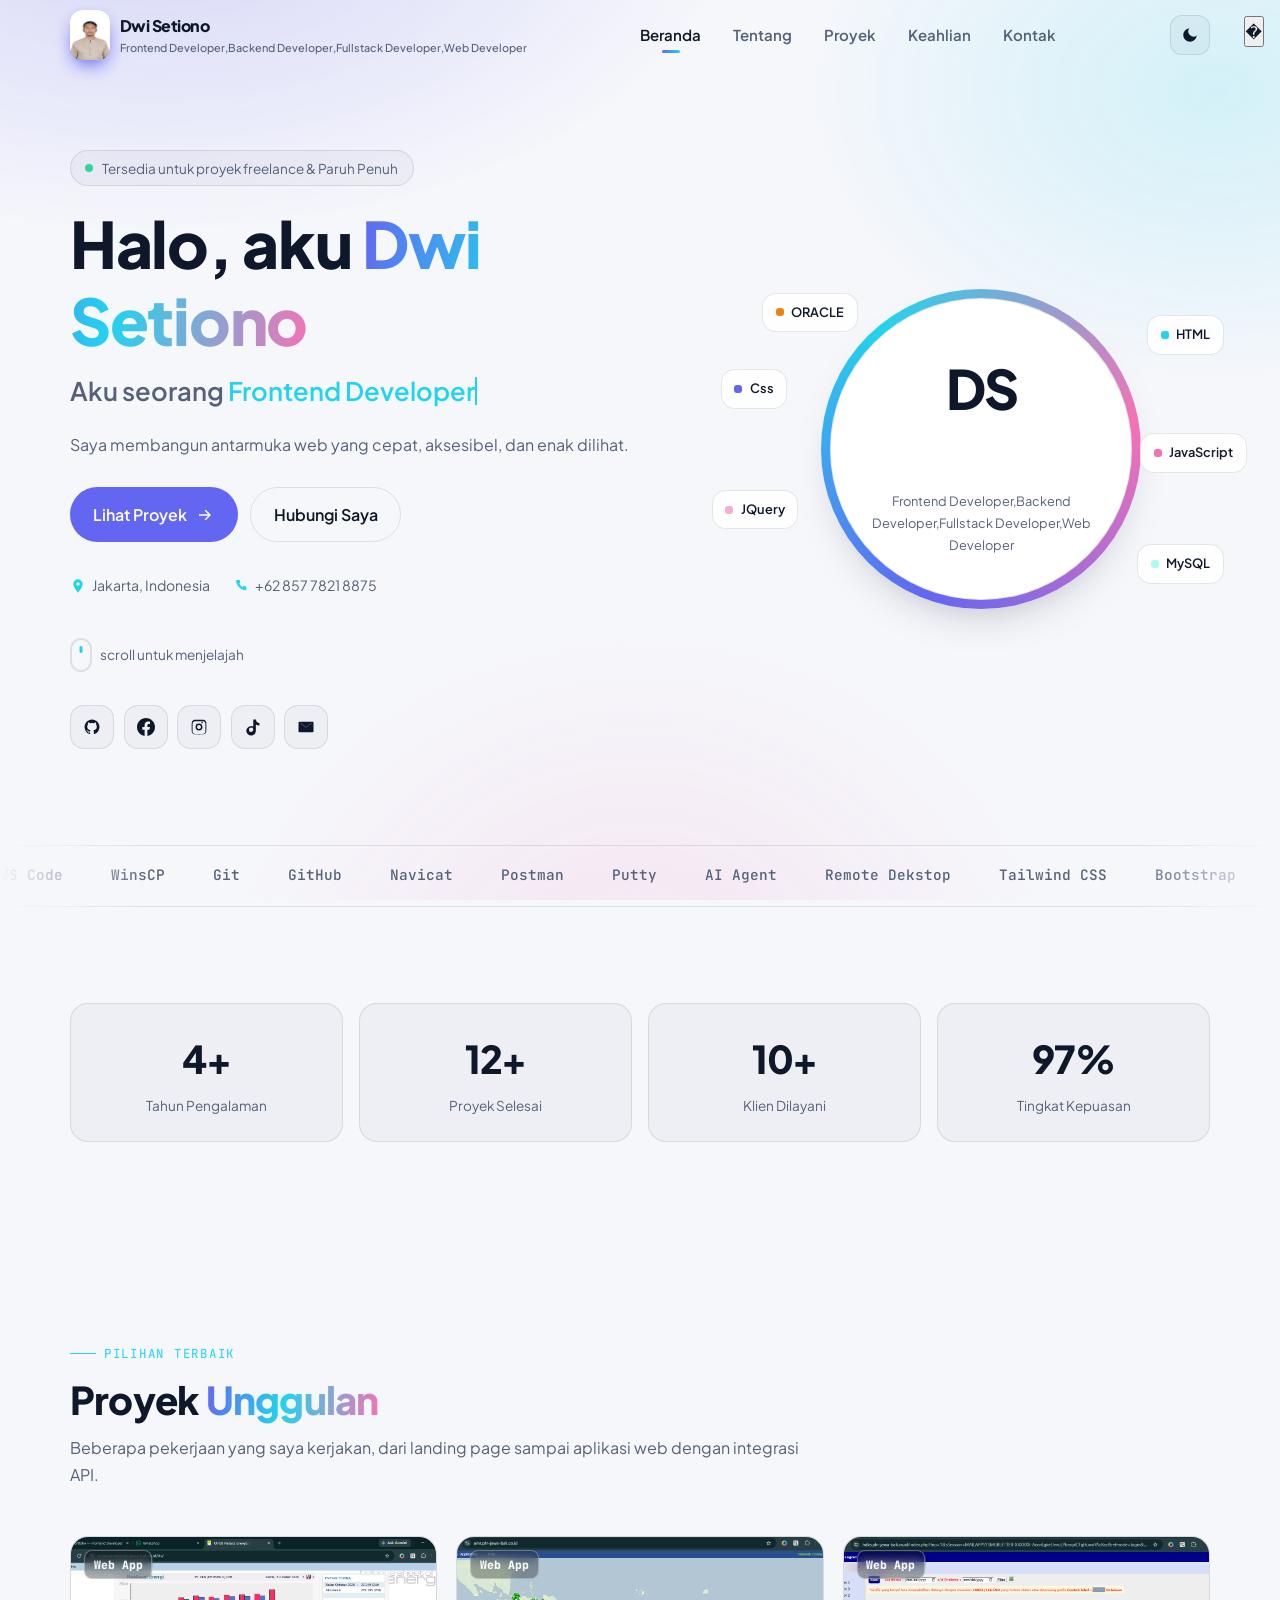
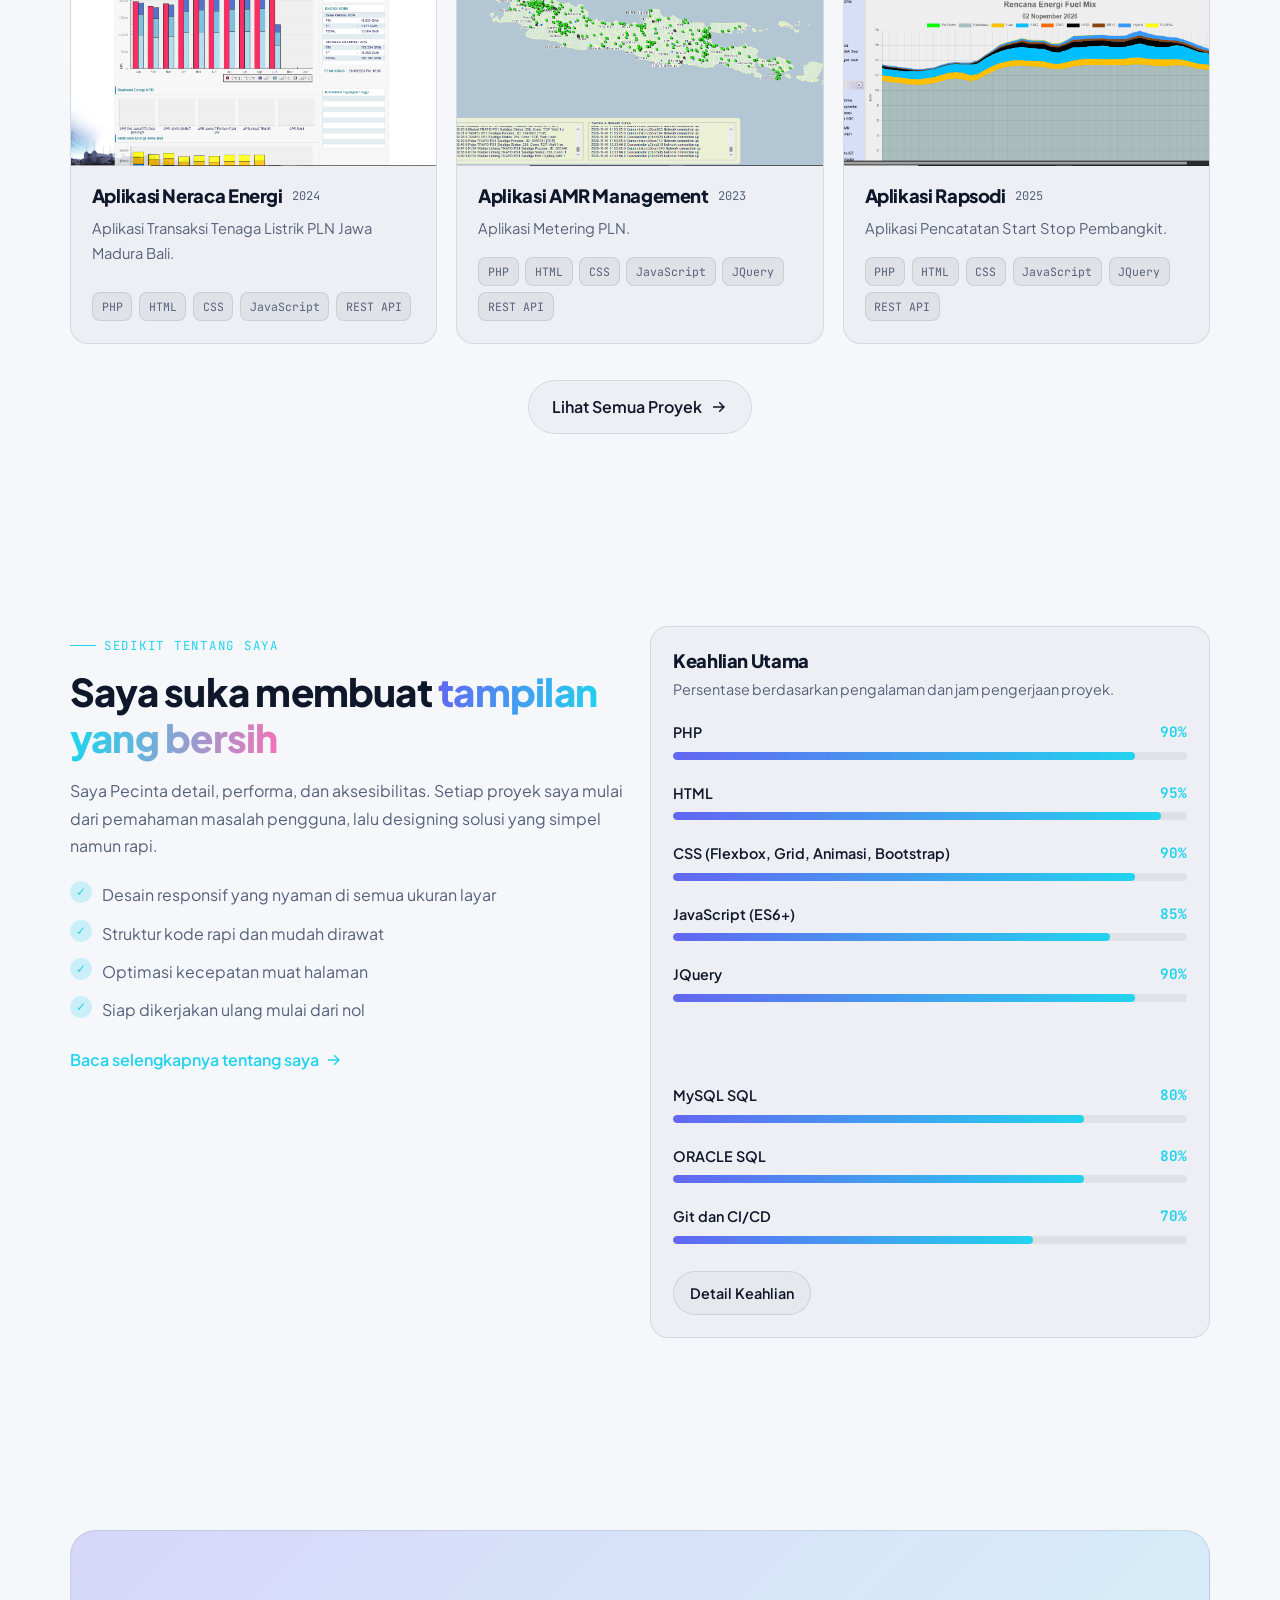
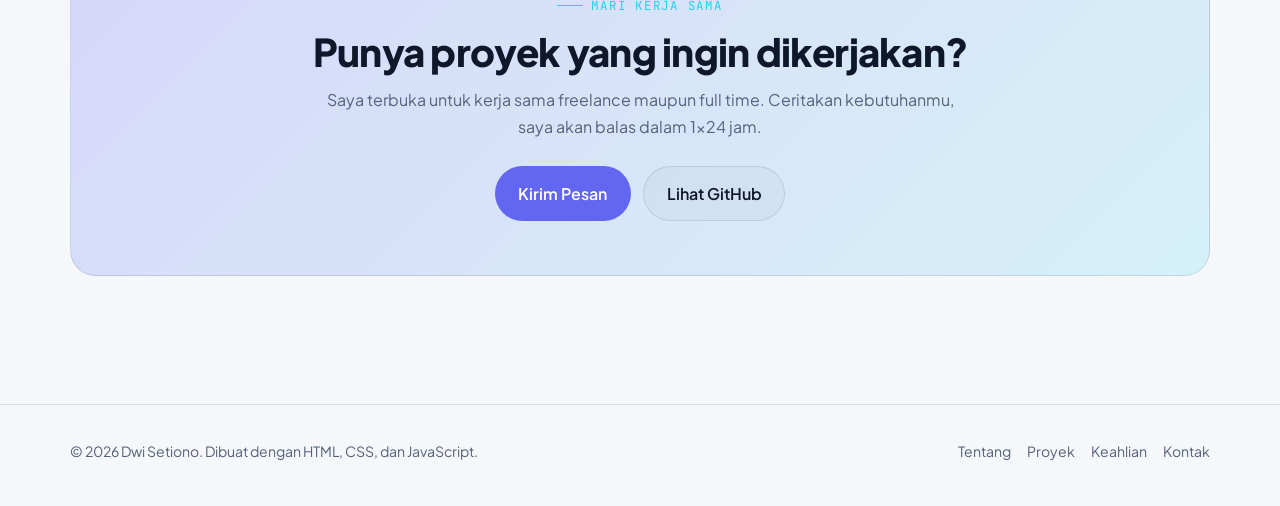
<file: index.html>
<!DOCTYPE html>
<html lang="id" data-theme="dark">
<head>
<meta charset="UTF-8">
<meta name="viewport" content="width=device-width, initial-scale=1">
<title>Portfolio — Frontend Developer</title>
<meta name="description" content="Portfolio pribadi sebagai Frontend Developer. Lihat proyek, keahlian, dan cara menghubungi saya.">
<meta name="author" content="Dwi Setiono">
<meta name="theme-color" content="#0b0d14">
<meta property="og:title" content="Portfolio — Frontend Developer">
<meta property="og:description" content="Saya membangun antarmuka web yang cepat, aksesibel, dan enak dilihat.">
<meta property="og:type" content="website">
<link rel="icon" href="data:image/svg+xml,<svg xmlns='http://www.w3.org/2000/svg' viewBox='0 0 100 100'><rect width='100' height='100' rx='24' fill='%236366f1'/><text x='50' y='68' font-size='54' font-family='sans-serif' font-weight='bold' fill='white' text-anchor='middle'>N</text></svg>">
<link rel="preconnect" href="https://fonts.googleapis.com">
<link rel="preconnect" href="https://fonts.gstatic.com" crossorigin>
<link href="https://fonts.googleapis.com/css2?family=Plus+Jakarta+Sans:wght@400;500;600;700;800&family=JetBrains+Mono:wght@400;500&display=swap" rel="stylesheet">
<link rel="stylesheet" href="assets/css/style.css">
<script>
  (function () {
    try {
      var t = localStorage.getItem("portfolio-theme");
      if (!t) t = matchMedia("(prefers-color-scheme: light)").matches ? "light" : "dark";
      document.documentElement.setAttribute("data-theme", t);
    } catch (e) {}
  })();
</script>
</head>
<body>
<a class="skip-link" href="#main">Lompat ke konten utama</a>

<header class="header">
  <div class="container">
    <a class="logo" href="index.html" aria-label="Beranda">
      <span class="logo-mark"><img class="logo-mark" src='./assets/img/dwi.jpeg' alt='Saya'></span>
      <span><span data-name>Portfolio</span><small data-role>Developer</small></span>
    </a>

    <nav class="nav" id="nav">
      <a href="index.html">Beranda</a>
      <a href="about.html">Tentang</a>
      <a href="projects.html">Proyek</a>
      <a href="skills.html">Keahlian</a>
      <a href="contact.html">Kontak</a>
    </nav>

    <div class="nav-tools">
      <button class="icon-btn theme-toggle" type="button" aria-label="Ganti tema">
        <svg class="sun" viewBox="0 0 24 24" fill="none" stroke="currentColor" stroke-width="2" stroke-linecap="round" aria-hidden="true"><circle cx="12" cy="12" r="4"/><path d="M12 2v2m0 16v2M4.9 4.9l1.4 1.4m11.4 11.4 1.4 1.4M2 12h2m16 0h2M4.9 19.1l1.4-1.4M17.7 6.3l1.4-1.4"/></svg>
        <svg class="moon" viewBox="0 0 24 24" fill="currentColor" aria-hidden="true"><path d="M21 12.8A9 9 0 1 1 11.2 3a7 7 0 0 0 9.8 9.8Z"/></svg>
      </button>
      <button class="icon-btn burger" type="button" aria-label="Buka menu" aria-expanded="false" aria-controls="nav">
        <span></span><span></span><span></span>
      </button>
    </div>
  </div>
</header>

<main id="main">

  <section class="hero">
    <div class="container hero-grid">
      <div>
        <span class="badge"><span class="dot"></span><span data-available>Tersedia untuk proyek</span></span>
        <h1>Halo, aku <span class="gradient-text" data-name>Dwi Setiono</span></h1>
        <p class="typed-line">Aku seorang <span class="typed" data-typing></span><span class="caret"></span></p>
        <p class="lead" data-tagline>Membangun antarmuka web yang cepat, aksesibel, dan enak dilihat.</p>
        <div class="hero-actions">
          <a class="btn btn-primary" href="projects.html">
            Lihat Proyek
            <svg viewBox="0 0 24 24" width="18" height="18" fill="currentColor" aria-hidden="true"><path d="m13 5 7 7-7 7-1.4-1.4 4.6-4.6H4v-2h12.2l-4.6-4.6L13 5Z"/></svg>
          </a>
          <a class="btn btn-ghost" href="contact.html">Hubungi Saya</a>
        </div>
        <div class="hero-meta">
          <span><svg viewBox="0 0 24 24" fill="currentColor" aria-hidden="true"><path d="M12 2a7 7 0 0 1 7 7c0 5-7 13-7 13S5 14 5 9a7 7 0 0 1 7-7Zm0 4.5A2.5 2.5 0 1 0 12 11.5 2.5 2.5 0 0 0 12 6.5Z"/></svg><span data-location>Jakarta, Indonesia</span></span>
          <span><svg viewBox="0 0 24 24" fill="currentColor" aria-hidden="true"><path d="M6.6 3h3.1l1.6 4-2 1.4a12 12 0 0 0 5.3 5.3l1.4-2 4 1.6v3.1a2 2 0 0 1-2.2 2A17 17 0 0 1 4.6 5.2 2 2 0 0 1 6.6 3Z"/></svg><span data-phone>+62 812 3456 7890</span></span>
        </div>
        <div class="scroll-hint"><span class="wheel"></span> scroll untuk menjelajah</div>
        <div class="socials reveal" data-delay="2" style="margin-top:1.6rem" data-socials></div>
      </div>

      <div class="avatar-wrap">
        <div class="avatar">
          <div class="avatar-inner">
            <span class="avatar-initials" data-initials>NK</span>
            <span class="avatar-role" data-role>Frontend Developer</span>
          </div>
        </div>
        <div class="chip-float c1"><span style="background:#2236ee"></span>PHP</div>
        <div class="chip-float c1"><span style="background:#22d3ee"></span>HTML</div>
        <div class="chip-float c2"><span style="background:#6366f1"></span>Css</div>
        <div class="chip-float c3"><span style="background:#f472b6"></span>JavaScript</div>
        <div class="chip-float c4"><span style="background:#faacd4"></span>JQuery</div>
        <div class="chip-float c5"><span style="background:#acfaed"></span>MySQL</div>
        <div class="chip-float c6"><span style="background:#ec8510"></span>ORACLE</div>
      </div>
    </div>
  </section>

  <div class="marquee" aria-hidden="true" data-marquee></div>

  <section>
    <div class="container">
      <div class="stats" data-stats></div>
    </div>
  </section>

  <section>
    <div class="container">
      <div class="section-head reveal">
        <span class="eyebrow">Pilihan Terbaik</span>
        <h2>Proyek <span class="gradient-text">Unggulan</span></h2>
        <p>Beberapa pekerjaan yang saya kerjakan, dari landing page sampai aplikasi web dengan integrasi API.</p>
      </div>
      <div class="grid grid-3" id="projectGrid" data-featured="true"></div>
      <div style="text-align:center;margin-top:2.2rem" class="reveal">
        <a class="btn" href="projects.html">Lihat Semua Proyek
          <svg viewBox="0 0 24 24" width="18" height="18" fill="currentColor" aria-hidden="true"><path d="m13 5 7 7-7 7-1.4-1.4 4.6-4.6H4v-2h12.2l-4.6-4.6L13 5Z"/></svg>
        </a>
      </div>
    </div>
  </section>

  <section>
    <div class="container grid grid-2" style="align-items:start">
      <div class="reveal">
        <span class="eyebrow">Sedikit Tentang Saya</span>
        <h2>Saya suka membuat <span class="gradient-text">tampilan yang bersih</span></h2>
        <p class="muted" style="margin:1rem 0 1.4rem">
          Saya Pecinta detail, performa, dan aksesibilitas. Setiap proyek saya mulai dari
          pemahaman masalah pengguna, lalu designing solusi yang simpel namun rapi.
        </p>
        <ul class="check-list">
          <li>Desain responsif yang nyaman di semua ukuran layar</li>
          <li>Struktur kode rapi dan mudah dirawat</li>
          <li>Optimasi kecepatan muat halaman</li>
          <li>Siap dikerjakan ulang mulai dari nol</li>
        </ul>
        <a class="link-arrow" href="about.html" style="margin-top:1.4rem;display:inline-flex">
          Baca selengkapnya tentang saya
          <svg viewBox="0 0 24 24" width="18" height="18" fill="currentColor" aria-hidden="true"><path d="m13 5 7 7-7 7-1.4-1.4 4.6-4.6H4v-2h12.2l-4.6-4.6L13 5Z"/></svg>
        </a>
      </div>

      <div class="card reveal" data-delay="2">
        <h3>Keahlian Utama</h3>
        <p class="muted" style="font-size:.9rem;margin:.3rem 0 1.2rem">Persentase berdasarkan pengalaman dan jam pengerjaan proyek.</p>
        <div data-skills></div>
        <a class="btn btn-sm" href="skills.html" style="margin-top:.4rem">Detail Keahlian</a>
      </div>
    </div>
  </section>

  <section>
    <div class="container">
      <div class="cta reveal">
        <span class="eyebrow" style="justify-content:center">Mari Kerja Sama</span>
        <h2>Punya proyek yang ingin dikerjakan?</h2>
        <p>Saya terbuka untuk kerja sama freelance maupun full time. Ceritakan kebutuhanmu, saya akan balas dalam 1x24 jam.</p>
        <div class="cta-actions">
          <a class="btn btn-primary" href="contact.html">Kirim Pesan</a>
          <a class="btn" href="https://github.com/dwisetiono014" target="_blank" rel="noopener">Lihat GitHub</a>
        </div>
      </div>
    </div>
  </section>

</main>

<footer class="footer">
  <div class="container">
    <p>&copy; <span data-year>2026</span> <span data-name>Portfolio</span>. Dibuat dengan HTML, CSS, dan JavaScript.</p>
    <div class="footer-links">
      <a href="about.html">Tentang</a>
      <a href="projects.html">Proyek</a>
      <a href="skills.html">Keahlian</a>
      <a href="contact.html">Kontak</a>
    </div>
  </div>
</footer>

<button class="to-top" type="button" aria-label="Kembali ke atas">
  <svg viewBox="0 0 24 24" fill="currentColor" aria-hidden="true"><path d="m12 6 7 7-1.4 1.4L12 8.8 6.4 14.4 5 13l7-7Z"/></svg>
</button>
 <div class="modal-content">

        <button class="modal-close" type="button">�</button>

        <div id="modalIcon"></div>

        <h2 id="modalTitle"></h2>

        <p id="modalDesc"></p>

        <div id="modalTags" class="tags"></div>

        <ul id="modalHigh"></ul>

        <div id="modalFacts"></div>

        <div id="modalLinks"></div>

    </div>

</div>

<script src="assets/js/data.js"></script>
<script src="assets/js/main.js"></script>
</body>
</html>
</file>
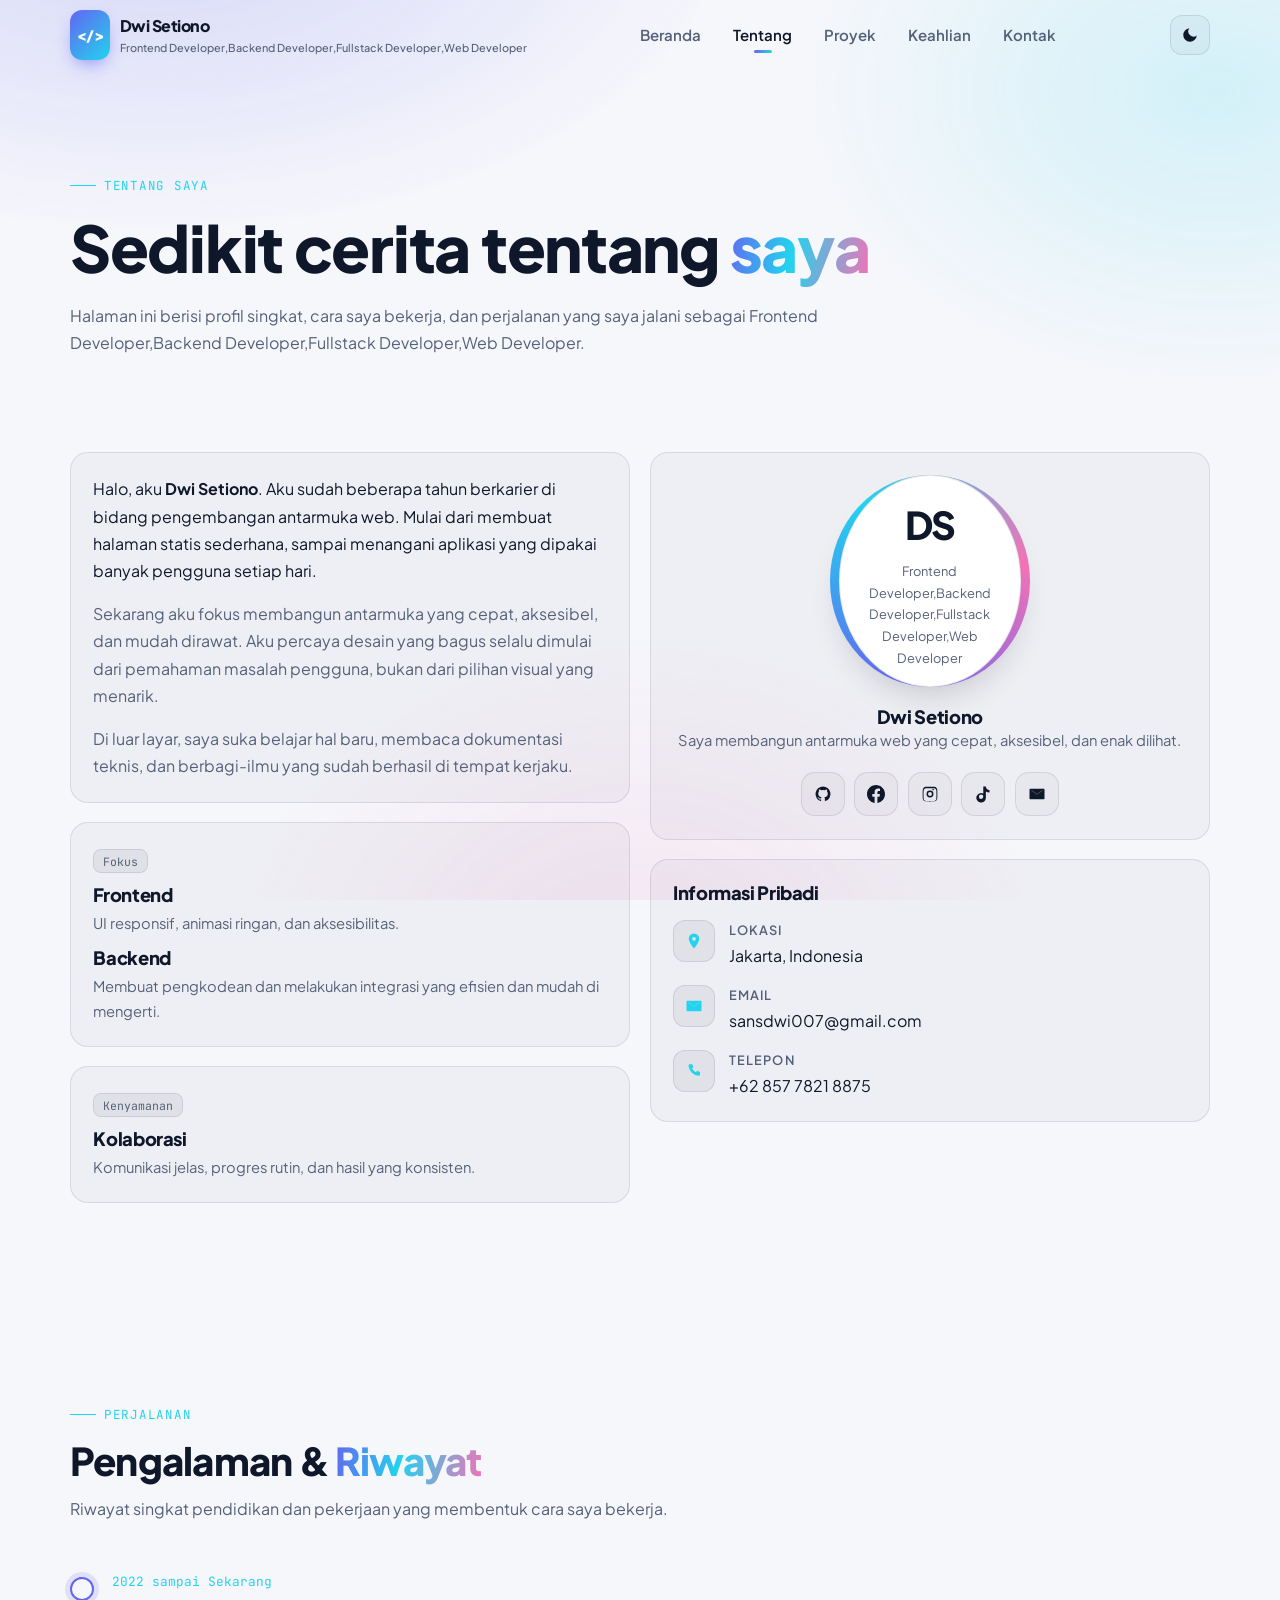
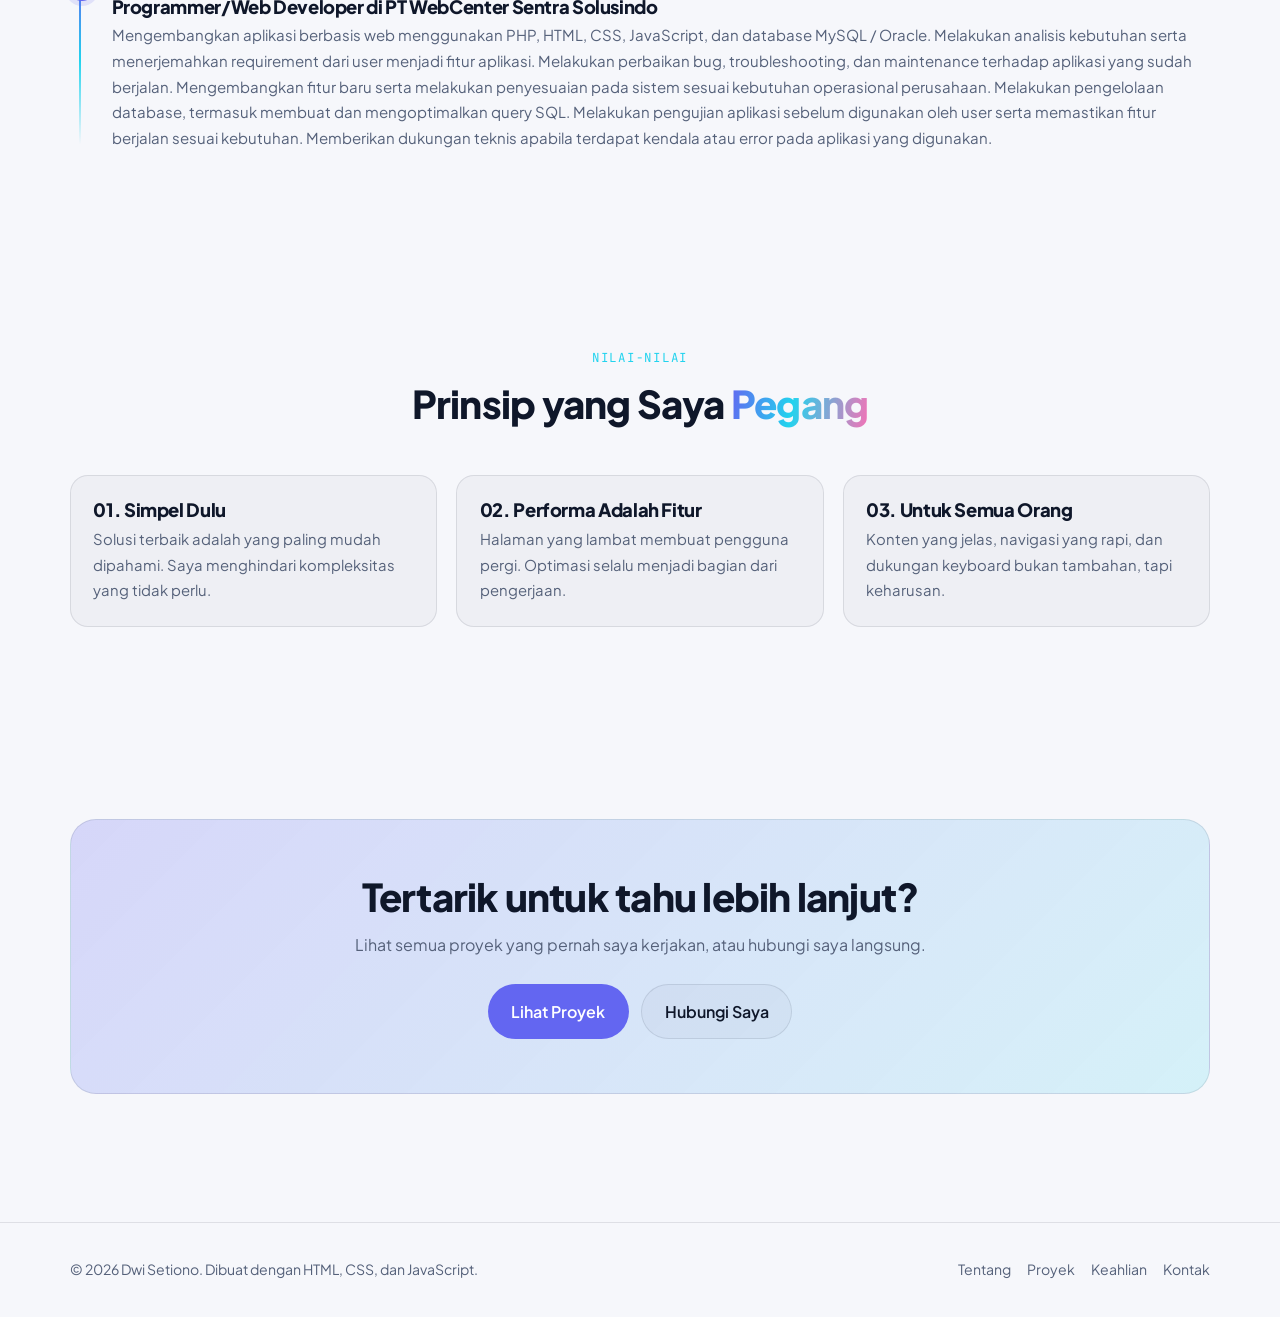
<file: about.html>
<!DOCTYPE html>
<html lang="id" data-theme="dark">
<head>
<meta charset="UTF-8">
<meta name="viewport" content="width=device-width, initial-scale=1">
<title>Tentang Saya — Portfolio</title>
<meta name="description" content="Profil, pengalaman, dan perjalanan saya sebagai Frontend Developer.">
<meta name="author" content="Nama Lengkap Kamu">
<meta name="theme-color" content="#0b0d14">
<link rel="icon" href="data:image/svg+xml,<svg xmlns='http://www.w3.org/2000/svg' viewBox='0 0 100 100'><rect width='100' height='100' rx='24' fill='%236366f1'/><text x='50' y='68' font-size='54' font-family='sans-serif' font-weight='bold' fill='white' text-anchor='middle'>N</text></svg>">
<link rel="preconnect" href="https://fonts.googleapis.com">
<link rel="preconnect" href="https://fonts.gstatic.com" crossorigin>
<link href="https://fonts.googleapis.com/css2?family=Plus+Jakarta+Sans:wght@400;500;600;700;800&family=JetBrains+Mono:wght@400;500&display=swap" rel="stylesheet">
<link rel="stylesheet" href="assets/css/style.css">
<script>
  (function () {
    try {
      var t = localStorage.getItem("portfolio-theme");
      if (!t) t = matchMedia("(prefers-color-scheme: light)").matches ? "light" : "dark";
      document.documentElement.setAttribute("data-theme", t);
    } catch (e) {}
  })();
</script>
</head>
<body>
<a class="skip-link" href="#main">Lompat ke konten utama</a>

<header class="header">
  <div class="container">
    <a class="logo" href="index.html" aria-label="Beranda">
      <span class="logo-mark">&lt;/&gt;</span>
      <span><span data-name>Portfolio</span><small data-role>Developer</small></span>
    </a>
    <nav class="nav" id="nav">
      <a href="index.html">Beranda</a>
      <a href="about.html">Tentang</a>
      <a href="projects.html">Proyek</a>
      <a href="skills.html">Keahlian</a>
      <a href="contact.html">Kontak</a>
    </nav>
    <div class="nav-tools">
      <button class="icon-btn theme-toggle" type="button" aria-label="Ganti tema">
        <svg class="sun" viewBox="0 0 24 24" fill="none" stroke="currentColor" stroke-width="2" stroke-linecap="round" aria-hidden="true"><circle cx="12" cy="12" r="4"/><path d="M12 2v2m0 16v2M4.9 4.9l1.4 1.4m11.4 11.4 1.4 1.4M2 12h2m16 0h2M4.9 19.1l1.4-1.4M17.7 6.3l1.4-1.4"/></svg>
        <svg class="moon" viewBox="0 0 24 24" fill="currentColor" aria-hidden="true"><path d="M21 12.8A9 9 0 1 1 11.2 3a7 7 0 0 0 9.8 9.8Z"/></svg>
      </button>
      <button class="icon-btn burger" type="button" aria-label="Buka menu" aria-expanded="false" aria-controls="nav">
        <span></span><span></span><span></span>
      </button>
    </div>
  </div>
</header>

<main id="main">

  <section>
    <div class="container">
      <span class="eyebrow reveal">Tentang Saya</span>
      <h1 class="reveal" data-delay="1" style="margin-bottom:1rem">Sedikit cerita tentang <span class="gradient-text">saya</span></h1>
      <p class="muted reveal" data-delay="2" style="max-width:70ch">
        Halaman ini berisi profil singkat, cara saya bekerja, dan perjalanan yang saya jalani
        sebagai <span data-role>Frontend Developer</span>.
      </p>
    </div>
  </section>

  <section style="padding-top:0">
    <div class="container grid grid-2" style="align-items:start">
      <div class="reveal">
        <div class="card">
          <p style="margin-bottom:1rem">
            Halo, aku <b data-name>Nama Lengkap Kamu</b>. Aku sudah beberapa tahun berkarier di bidang
            pengembangan antarmuka web. Mulai dari membuat halaman statis sederhana, sampai menangani
            aplikasi yang dipakai banyak pengguna setiap hari.
          </p>
          <p class="muted" style="margin-bottom:1rem">
            Sekarang aku fokus membangun antarmuka yang cepat, aksesibel, dan mudah dirawat.
            Aku percaya desain yang bagus selalu dimulai dari pemahaman masalah pengguna,
            bukan dari pilihan visual yang menarik.
          </p>
          <p class="muted">
            Di luar layar, saya suka belajar hal baru, membaca dokumentasi teknis,
            dan berbagi-ilmu yang sudah berhasil di tempat kerjaku.
          </p>
        </div>

        <div class="grid grid-2" style="margin-top:1.2rem">
          <div class="card reveal" data-delay="1">
            <span class="tag">Fokus</span>
            <h3 style="margin:.7rem 0 .3rem">Frontend</h3>
            <p class="muted" style="font-size:.92rem">UI responsif, animasi ringan, dan aksesibilitas.</p>
            <h3 style="margin:.7rem 0 .3rem">Backend</h3>
            <p class="muted" style="font-size:.92rem">Membuat pengkodean dan melakukan integrasi yang efisien dan mudah di mengerti.</p>
          </div>
          <div class="card reveal" data-delay="2">
            <span class="tag">Kenyamanan</span>
            <h3 style="margin:.7rem 0 .3rem">Kolaborasi</h3>
            <p class="muted" style="font-size:.92rem">Komunikasi jelas, progres rutin, dan hasil yang konsisten.</p>
          </div>
        </div>
      </div>

      <div class="reveal" data-delay="2">
        <div class="card" style="text-align:center">
          <div class="avatar" style="margin:0 auto;width:200px;animation:none">
            <div class="avatar-inner">
              <span class="avatar-initials" style="font-size:2.4rem" data-initials>NK</span>
              <span class="avatar-role" data-role>Frontend Developer</span>
            </div>
          </div>
          <h3 style="margin-top:1.2rem" data-name>Nama Lengkap Kamu</h3>
          <p class="muted" style="font-size:.92rem" data-tagline>Membangun antarmuka web yang bersih.</p>
          <div class="socials" style="justify-content:center;margin-top:1.2rem" data-socials></div>
        </div>

        <div class="card" style="margin-top:1.2rem">
          <h3>Informasi Pribadi</h3>
          <div style="display:grid;gap:1rem;margin-top:1rem">
            <div class="info-item">
              <span class="ico"><svg viewBox="0 0 24 24" fill="currentColor" aria-hidden="true"><path d="M12 2a7 7 0 0 1 7 7c0 5-7 13-7 13S5 14 5 9a7 7 0 0 1 7-7Zm0 4.5A2.5 2.5 0 1 0 12 11.5 2.5 2.5 0 0 0 12 6.5Z"/></svg></span>
              <div><b>Lokasi</b><span data-location>Jakarta, Indonesia</span></div>
            </div>
            <div class="info-item">
              <span class="ico"><svg viewBox="0 0 24 24" fill="currentColor" aria-hidden="true"><path d="M3 5h18a1 1 0 0 1 1 1v12a1 1 0 0 1-1 1H3a1 1 0 0 1-1-1V6a1 1 0 0 1 1-1Zm9 7.2L4.5 6.5v.4L12 12.6l7.5-5.7v-.4L12 12.2Z"/></svg></span>
              <div><b>Email</b><a href="mailto:email@kamu.com" data-email>email@kamu.com</a></div>
            </div>
            <div class="info-item">
              <span class="ico"><svg viewBox="0 0 24 24" fill="currentColor" aria-hidden="true"><path d="M6.6 3h3.1l1.6 4-2 1.4a12 12 0 0 0 5.3 5.3l1.4-2 4 1.6v3.1a2 2 0 0 1-2.2 2A17 17 0 0 1 4.6 5.2 2 2 0 0 1 6.6 3Z"/></svg></span>
              <div><b>Telepon</b><a href="tel:+6281234567890" data-phone>+62 812 3456 7890</a></div>
            </div>
          </div>
        </div>
      </div>
    </div>
  </section>

  <section>
    <div class="container">
      <div class="section-head reveal">
        <span class="eyebrow">Perjalanan</span>
        <h2>Pengalaman & <span class="gradient-text">Riwayat</span></h2>
        <p>Riwayat singkat pendidikan dan pekerjaan yang membentuk cara saya bekerja.</p>
      </div>
      <div class="timeline" data-timeline></div>
    </div>
  </section>

  <section>
    <div class="container">
      <div class="section-head center reveal">
        <span class="eyebrow">Nilai-Nilai</span>
        <h2>Prinsip yang Saya <span class="gradient-text">Pegang</span></h2>
      </div>
      <div class="grid grid-3">
        <div class="card reveal">
          <h3>01. Simpel Dulu</h3>
          <p class="muted" style="font-size:.93rem;margin-top:.4rem">
            Solusi terbaik adalah yang paling mudah dipahami. Saya menghindari kompleksitas yang tidak perlu.
          </p>
        </div>
        <div class="card reveal" data-delay="1">
          <h3>02. Performa Adalah Fitur</h3>
          <p class="muted" style="font-size:.93rem;margin-top:.4rem">
            Halaman yang lambat membuat pengguna pergi. Optimasi selalu menjadi bagian dari pengerjaan.
          </p>
        </div>
        <div class="card reveal" data-delay="2">
          <h3>03. Untuk Semua Orang</h3>
          <p class="muted" style="font-size:.93rem;margin-top:.4rem">
            Konten yang jelas, navigasi yang rapi, dan dukungan keyboard bukan tambahan, tapi keharusan.
          </p>
        </div>
      </div>
    </div>
  </section>

  <section>
    <div class="container">
      <div class="cta reveal">
        <h2>Tertarik untuk tahu lebih lanjut?</h2>
        <p>Lihat semua proyek yang pernah saya kerjakan, atau hubungi saya langsung.</p>
        <div class="cta-actions">
          <a class="btn btn-primary" href="projects.html">Lihat Proyek</a>
          <a class="btn" href="contact.html">Hubungi Saya</a>
        </div>
      </div>
    </div>
  </section>

</main>

<footer class="footer">
  <div class="container">
    <p>&copy; <span data-year>2026</span> <span data-name>Portfolio</span>. Dibuat dengan HTML, CSS, dan JavaScript.</p>
    <div class="footer-links">
      <a href="about.html">Tentang</a>
      <a href="projects.html">Proyek</a>
      <a href="skills.html">Keahlian</a>
      <a href="contact.html">Kontak</a>
    </div>
  </div>
</footer>

<button class="to-top" type="button" aria-label="Kembali ke atas">
  <svg viewBox="0 0 24 24" fill="currentColor" aria-hidden="true"><path d="m12 6 7 7-1.4 1.4L12 8.8 6.4 14.4 5 13l7-7Z"/></svg>
</button>

<script src="assets/js/data.js"></script>
<script src="assets/js/main.js"></script>
</body>
</html>
</file>
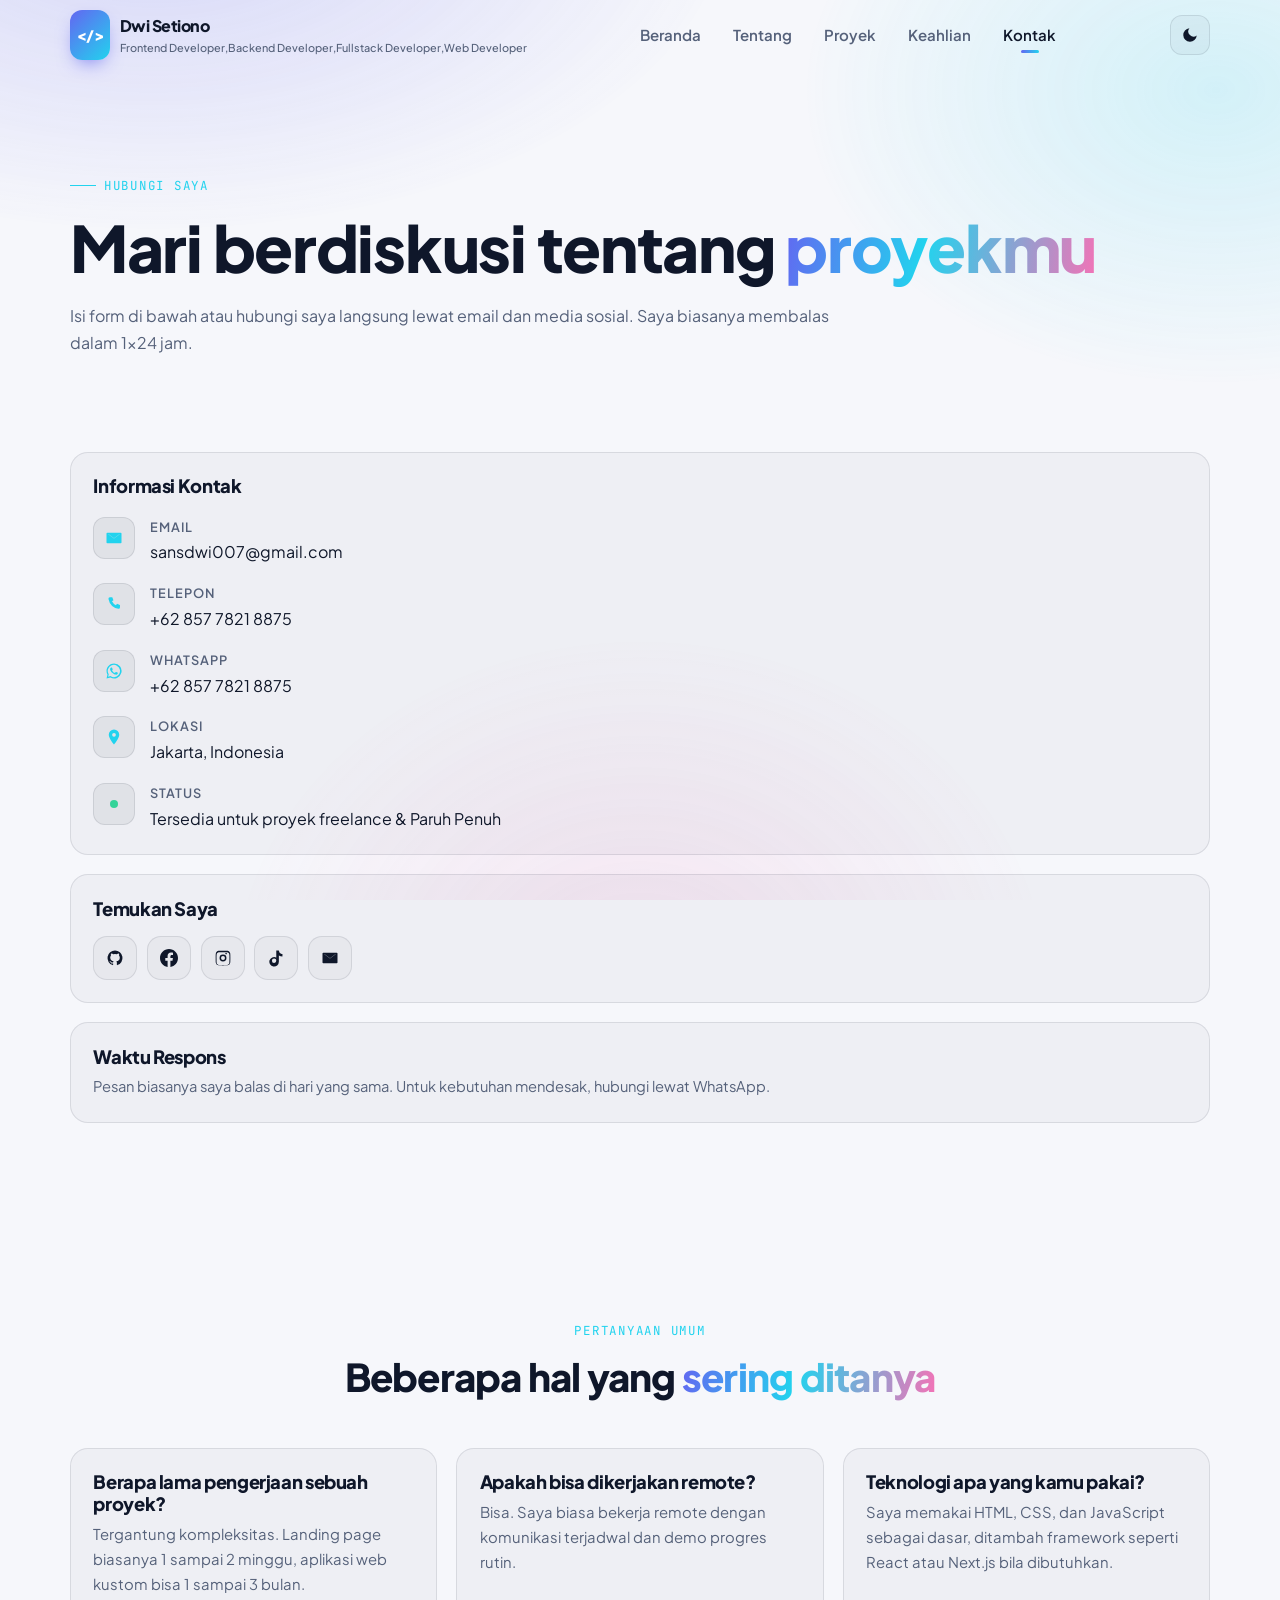
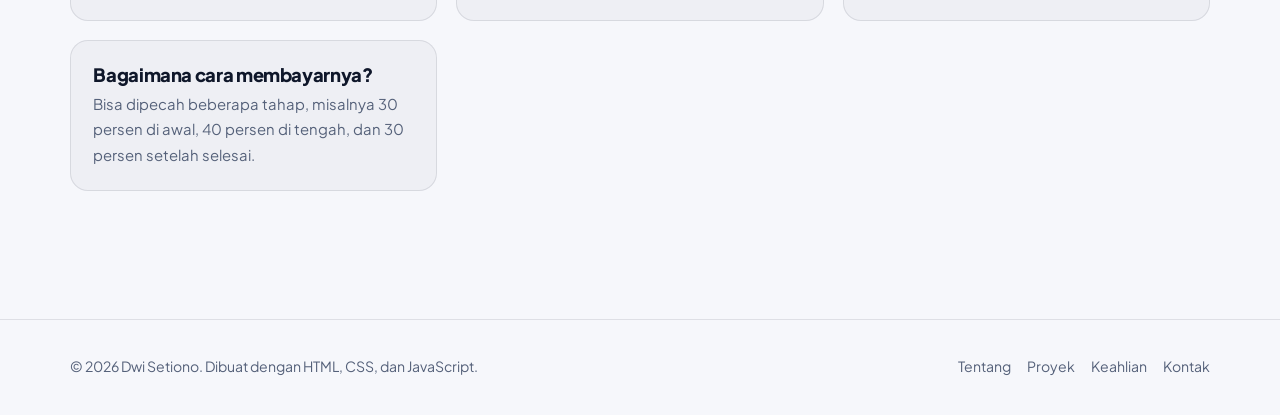
<file: contact.html>
<!DOCTYPE html>
<html lang="id" data-theme="dark">
<head>
<meta charset="UTF-8">
<meta name="viewport" content="width=device-width, initial-scale=1">
<title>Kontak — Portfolio</title>
<meta name="description" content="Hubungi saya untuk diskusi proyek, kerja sama, atau sekadar menyapa.">
<meta name="author" content="Nama Lengkap Kamu">
<meta name="theme-color" content="#0b0d14">
<link rel="icon" href="data:image/svg+xml,<svg xmlns='http://www.w3.org/2000/svg' viewBox='0 0 100 100'><rect width='100' height='100' rx='24' fill='%236366f1'/><text x='50' y='68' font-size='54' font-family='sans-serif' font-weight='bold' fill='white' text-anchor='middle'>N</text></svg>">
<link rel="preconnect" href="https://fonts.googleapis.com">
<link rel="preconnect" href="https://fonts.gstatic.com" crossorigin>
<link href="https://fonts.googleapis.com/css2?family=Plus+Jakarta+Sans:wght@400;500;600;700;800&family=JetBrains+Mono:wght@400;500&display=swap" rel="stylesheet">
<link rel="stylesheet" href="assets/css/style.css">
<script>
  (function () {
    try {
      var t = localStorage.getItem("portfolio-theme");
      if (!t) t = matchMedia("(prefers-color-scheme: light)").matches ? "light" : "dark";
      document.documentElement.setAttribute("data-theme", t);
    } catch (e) {}
  })();
</script>
</head>
<body>
<a class="skip-link" href="#main">Lompat ke konten utama</a>

<header class="header">
  <div class="container">
    <a class="logo" href="index.html" aria-label="Beranda">
      <span class="logo-mark">&lt;/&gt;</span>
      <span><span data-name>Portfolio</span><small data-role>Developer</small></span>
    </a>
    <nav class="nav" id="nav">
      <a href="index.html">Beranda</a>
      <a href="about.html">Tentang</a>
      <a href="projects.html">Proyek</a>
      <a href="skills.html">Keahlian</a>
      <a href="contact.html">Kontak</a>
    </nav>
    <div class="nav-tools">
      <button class="icon-btn theme-toggle" type="button" aria-label="Ganti tema">
        <svg class="sun" viewBox="0 0 24 24" fill="none" stroke="currentColor" stroke-width="2" stroke-linecap="round" aria-hidden="true"><circle cx="12" cy="12" r="4"/><path d="M12 2v2m0 16v2M4.9 4.9l1.4 1.4m11.4 11.4 1.4 1.4M2 12h2m16 0h2M4.9 19.1l1.4-1.4M17.7 6.3l1.4-1.4"/></svg>
        <svg class="moon" viewBox="0 0 24 24" fill="currentColor" aria-hidden="true"><path d="M21 12.8A9 9 0 1 1 11.2 3a7 7 0 0 0 9.8 9.8Z"/></svg>
      </button>
      <button class="icon-btn burger" type="button" aria-label="Buka menu" aria-expanded="false" aria-controls="nav">
        <span></span><span></span><span></span>
      </button>
    </div>
  </div>
</header>

<main id="main">

  <section>
    <div class="container">
      <span class="eyebrow reveal">Hubungi Saya</span>
      <h1 class="reveal" data-delay="1">Mari berdiskusi tentang <span class="gradient-text">proyekmu</span></h1>
      <p class="muted reveal" data-delay="2" style="max-width:65ch;margin-top:1rem">
        Isi form di bawah atau hubungi saya langsung lewat email dan media sosial.
        Saya biasanya membalas dalam 1x24 jam.
      </p>
    </div>
  </section>

  <section style="padding-top:0">
    <div class="container grid grid-2" style="align-items:start">
      <!-- <div class="card reveal">
        <h3>Kirim Pesan</h3>
        <p class="muted" style="font-size:.92rem;margin:.4rem 0 1.3rem">Semua isian wajib diisi.</p>

        <form id="contactForm" class="form-grid" novalidate>
          <div class="field">
            <label for="name">Nama Lengkap</label>
            <input type="text" id="name" name="name" placeholder="Contoh: Budi Santoso" autocomplete="name" required>
            <span class="err"></span>
          </div>

          <div class="field">
            <label for="email">Email</label>
            <input type="email" id="email" name="email" placeholder="contoh@email.com" autocomplete="email" required>
            <span class="err"></span>
          </div>

          <div class="field">
            <label for="subject">Subjek</label>
            <input type="text" id="subject" name="subject" placeholder="Contoh: Pembuatan landing page" required>
            <span class="err"></span>
          </div>

          <div class="field">
            <label for="message">Pesan</label>
            <textarea id="message" name="message" rows="6" placeholder="Ceritakan kebutuhan proyekmu di sini" required></textarea>
            <span class="err"></span>
          </div>

          <div id="formNote" class="form-note" role="status" aria-live="polite"></div>

          <button class="btn btn-primary" type="submit">
            Kirim Pesan
            <svg viewBox="0 0 24 24" width="18" height="18" fill="currentColor" aria-hidden="true"><path d="M3 20.5 21 12 3 3.5 3 10l12 2-12 2v6.5Z"/></svg>
          </button>
          <p class="muted" style="font-size:.8rem">
            Data kamu hanya dipakai untuk membalas pesan ini, tidak disimpan di server mana pun.
          </p>
        </form>
      </div> -->

      <div class="reveal" data-delay="1">
        <div class="card">
          <h3>Informasi Kontak</h3>
          <div style="display:grid;gap:1.1rem;margin-top:1.2rem">
            <div class="info-item">
              <span class="ico"><svg viewBox="0 0 24 24" fill="currentColor" aria-hidden="true"><path d="M3 5h18a1 1 0 0 1 1 1v12a1 1 0 0 1-1 1H3a1 1 0 0 1-1-1V6a1 1 0 0 1 1-1Zm9 7.2L4.5 6.5v.4L12 12.6l7.5-5.7v-.4L12 12.2Z"/></svg></span>
              <div>
                <b>Email</b>
                <a href="mailto:email@kamu.com" data-email>email@kamu.com</a>
              </div>
            </div>
            <div class="info-item">
              <span class="ico"><svg viewBox="0 0 24 24" fill="currentColor" aria-hidden="true"><path d="M6.6 3h3.1l1.6 4-2 1.4a12 12 0 0 0 5.3 5.3l1.4-2 4 1.6v3.1a2 2 0 0 1-2.2 2A17 17 0 0 1 4.6 5.2 2 2 0 0 1 6.6 3Z"/></svg></span>
              <div>
                <b>Telepon</b>
                <a href="tel:+6285778218875" data-phone>+62 857 7821 8875</a>
              </div>
            </div>
            <div class="info-item">
              <span class="ico">
                <svg xmlns="http://www.w3.org/2000/svg"
                    width="30"
                    height="30"
                    viewBox="0 0 24 24"
                    fill="currentColor">
  
                    <path d="M12.04 2C6.52 2 2.03 6.48 2.03 12c0 1.77.46 3.43 1.27 4.89L2 22l5.25-1.27A10 10 0 1 0 12.04 2zm0 18.18c-1.53 0-3.03-.41-4.34-1.19l-.31-.18-3.22.78.82-3.14-.2-.32A8.16 8.16 0 1 1 12.04 20.18zm4.48-6.11c-.25-.13-1.48-.73-1.71-.81-.23-.08-.4-.13-.57.13-.17.25-.65.81-.8.98-.15.17-.3.19-.55.06-.25-.13-1.05-.39-2-1.24-.74-.66-1.24-1.48-1.39-1.73-.15-.25-.02-.39.11-.52.11-.11.25-.3.38-.45.13-.15.17-.25.25-.42.08-.17.04-.32-.02-.45-.06-.13-.57-1.37-.78-1.87-.2-.49-.41-.42-.57-.43h-.49c-.17 0-.45.06-.68.32-.23.25-.89.87-.89 2.11s.91 2.45 1.04 2.62c.13.17 1.79 2.73 4.34 3.83.61.26 1.08.42 1.45.54.61.19 1.16.16 1.6.1.49-.07 1.48-.61 1.69-1.2.21-.59.21-1.1.15-1.2-.06-.1-.23-.17-.49-.3z"/>
                </svg>
              </span>
              <!-- <span class="ico"><svg viewBox="0 0 24 24" fill="currentColor" aria-hidden="true"><path d="M6.6 3h3.1l1.6 4-2 1.4a12 12 0 0 0 5.3 5.3l1.4-2 4 1.6v3.1a2 2 0 0 1-2.2 2A17 17 0 0 1 4.6 5.2 2 2 0 0 1 6.6 3Z"/></svg></span> -->
              <div>
                <b>WhatsApp</b>
                <a href="wa.me/+6285778218875" data-wa>+62 857 7821 8875</a>
              </div>
            </div>
            <div class="info-item">
              <span class="ico"><svg viewBox="0 0 24 24" fill="currentColor" aria-hidden="true"><path d="M12 2a7 7 0 0 1 7 7c0 5-7 13-7 13S5 14 5 9a7 7 0 0 1 7-7Zm0 4.5A2.5 2.5 0 1 0 12 11.5 2.5 2.5 0 0 0 12 6.5Z"/></svg></span>
              <div>
                <b>Lokasi</b>
                <span data-location>Jakarta, Indonesia</span>
              </div>
            </div>
            <div class="info-item">
              <span class="ico"><span class="dot"></span></span>
              <div>
                <b>Status</b>
                <span data-available>Tersedia untuk proyek freelance</span>
              </div>
            </div>
          </div>
        </div>

        <div class="card" style="margin-top:1.2rem">
          <h3>Temukan Saya</h3>
          <div class="socials" style="margin-top:1rem" data-socials></div>
        </div>

        <div class="card" style="margin-top:1.2rem">
          <h3>Waktu Respons</h3>
          <p class="muted" style="font-size:.92rem;margin-top:.4rem">
            Pesan biasanya saya balas di hari yang sama. Untuk kebutuhan mendesak,
            hubungi lewat WhatsApp.
          </p>
        </div>
      </div>
    </div>
  </section>

  <section>
    <div class="container">
      <div class="section-head center reveal">
        <span class="eyebrow">Pertanyaan Umum</span>
        <h2>Beberapa hal yang <span class="gradient-text">sering ditanya</span></h2>
      </div>
      <div class="grid grid-2">
        <div class="card reveal">
          <h3>Berapa lama pengerjaan sebuah proyek?</h3>
          <p class="muted" style="font-size:.93rem;margin-top:.4rem">
            Tergantung kompleksitas. Landing page biasanya 1 sampai 2 minggu, aplikasi web
            kustom bisa 1 sampai 3 bulan.
          </p>
        </div>
        <div class="card reveal" data-delay="1">
          <h3>Apakah bisa dikerjakan remote?</h3>
          <p class="muted" style="font-size:.93rem;margin-top:.4rem">
            Bisa. Saya biasa bekerja remote dengan komunikasi terjadwal dan demo progres rutin.
          </p>
        </div>
        <div class="card reveal" data-delay="2">
          <h3>Teknologi apa yang kamu pakai?</h3>
          <p class="muted" style="font-size:.93rem;margin-top:.4rem">
            Saya memakai HTML, CSS, dan JavaScript sebagai dasar, ditambah framework seperti
            React atau Next.js bila dibutuhkan.
          </p>
        </div>
        <div class="card reveal" data-delay="3">
          <h3>Bagaimana cara membayarnya?</h3>
          <p class="muted" style="font-size:.93rem;margin-top:.4rem">
            Bisa dipecah beberapa tahap, misalnya 30 persen di awal, 40 persen di tengah,
            dan 30 persen setelah selesai.
          </p>
        </div>
      </div>
    </div>
  </section>

</main>

<footer class="footer">
  <div class="container">
    <p>&copy; <span data-year>2026</span> <span data-name>Portfolio</span>. Dibuat dengan HTML, CSS, dan JavaScript.</p>
    <div class="footer-links">
      <a href="about.html">Tentang</a>
      <a href="projects.html">Proyek</a>
      <a href="skills.html">Keahlian</a>
      <a href="contact.html">Kontak</a>
    </div>
  </div>
</footer>

<button class="to-top" type="button" aria-label="Kembali ke atas">
  <svg viewBox="0 0 24 24" fill="currentColor" aria-hidden="true"><path d="m12 6 7 7-1.4 1.4L12 8.8 6.4 14.4 5 13l7-7Z"/></svg>
</button>

<script src="assets/js/data.js"></script>
<script src="assets/js/main.js"></script>
</body>
</html>
</file>
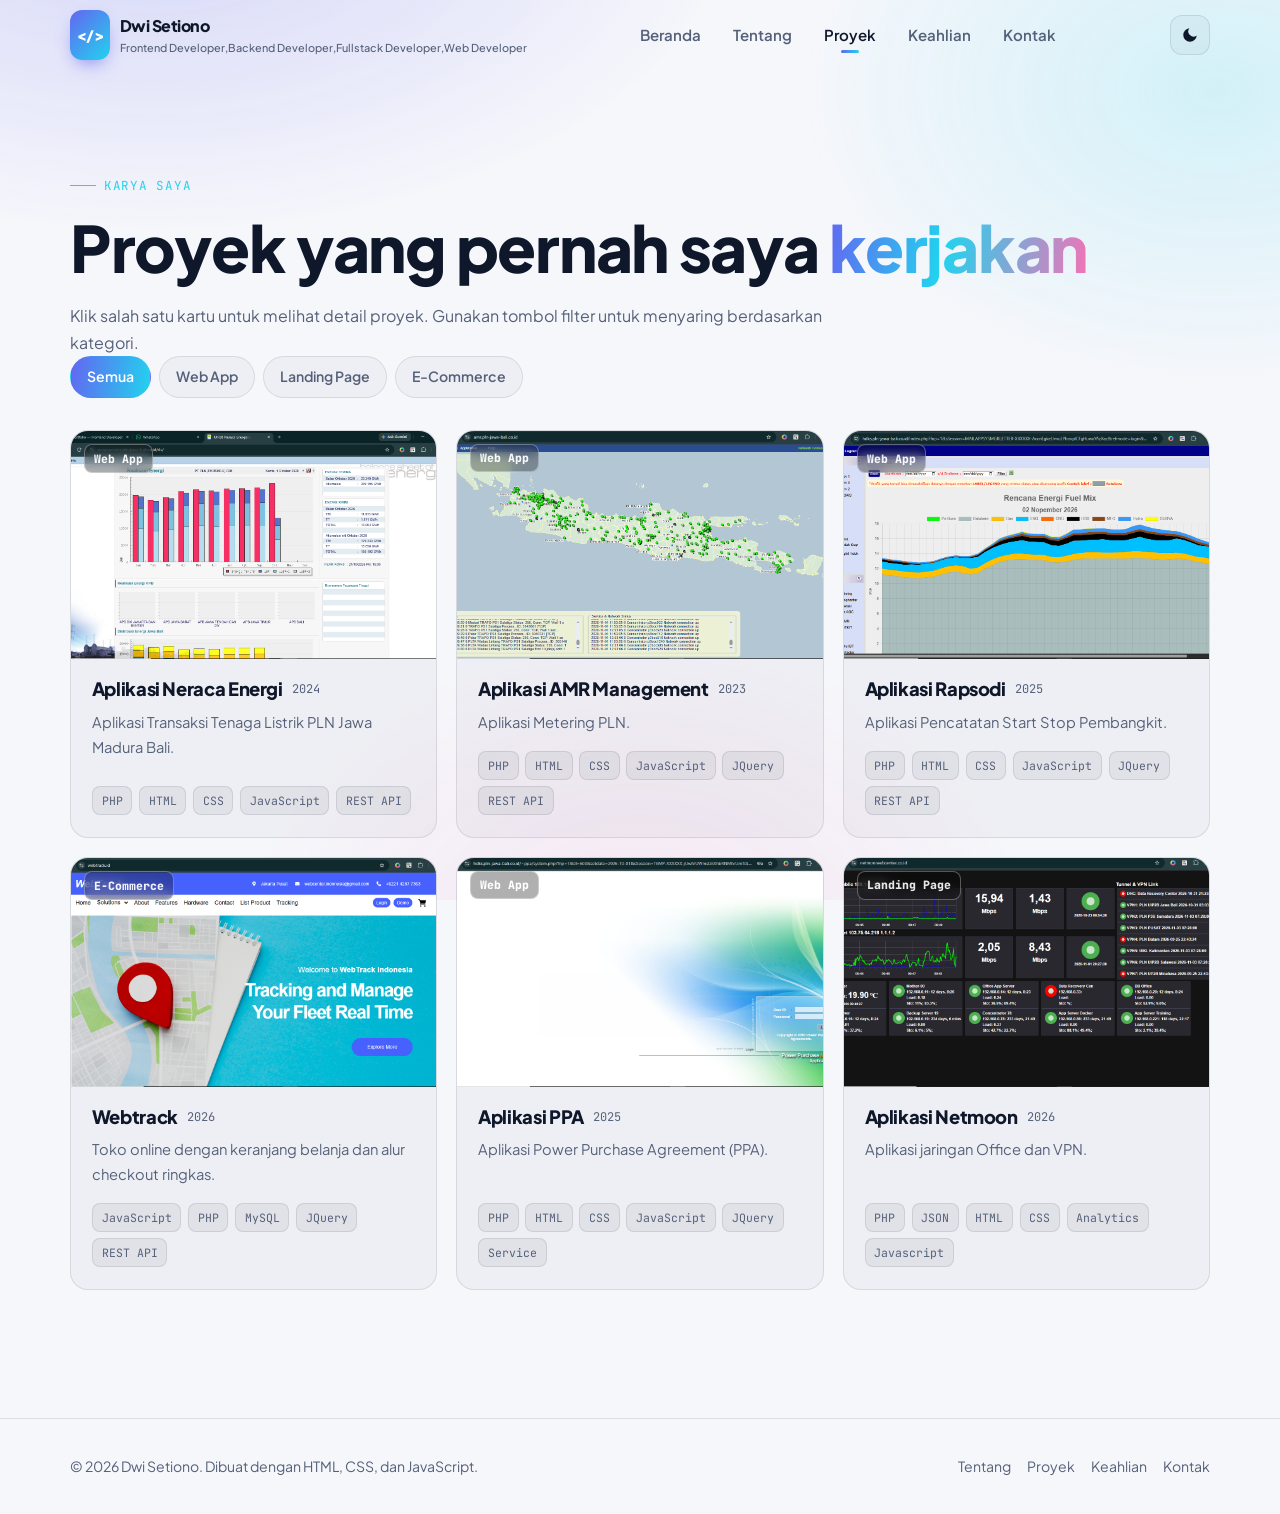
<file: projects.html>
<!DOCTYPE html>
<html lang="id" data-theme="dark">
<head>
<meta charset="UTF-8">
<meta name="viewport" content="width=device-width, initial-scale=1">
<title>Proyek — Portfolio</title>
<meta name="description" content="Kumpulan proyek web yang pernah saya kerjakan: web app, landing page, dan UI component.">
<meta name="author" content="Nama Lengkap Kamu">
<meta name="theme-color" content="#0b0d14">
<link rel="icon" href="data:image/svg+xml,<svg xmlns='http://www.w3.org/2000/svg' viewBox='0 0 100 100'><rect width='100' height='100' rx='24' fill='%236366f1'/><text x='50' y='68' font-size='54' font-family='sans-serif' font-weight='bold' fill='white' text-anchor='middle'>N</text></svg>">
<link rel="preconnect" href="https://fonts.googleapis.com">
<link rel="preconnect" href="https://fonts.gstatic.com" crossorigin>
<link href="https://fonts.googleapis.com/css2?family=Plus+Jakarta+Sans:wght@400;500;600;700;800&family=JetBrains+Mono:wght@400;500&display=swap" rel="stylesheet">
<link rel="stylesheet" href="assets/css/style.css">
<script>
  (function () {
    try {
      var t = localStorage.getItem("portfolio-theme");
      if (!t) t = matchMedia("(prefers-color-scheme: light)").matches ? "light" : "dark";
      document.documentElement.setAttribute("data-theme", t);
    } catch (e) {}
  })();
</script>
</head>
<body>
<a class="skip-link" href="#main">Lompat ke konten utama</a>

<header class="header">
  <div class="container">
    <a class="logo" href="index.html" aria-label="Beranda">
      <span class="logo-mark">&lt;/&gt;</span>
      <span><span data-name>Portfolio</span><small data-role>Developer</small></span>
    </a>
    <nav class="nav" id="nav">
      <a href="index.html">Beranda</a>
      <a href="about.html">Tentang</a>
      <a href="projects.html">Proyek</a>
      <a href="skills.html">Keahlian</a>
      <a href="contact.html">Kontak</a>
    </nav>
    <div class="nav-tools">
      <button class="icon-btn theme-toggle" type="button" aria-label="Ganti tema">
        <svg class="sun" viewBox="0 0 24 24" fill="none" stroke="currentColor" stroke-width="2" stroke-linecap="round" aria-hidden="true"><circle cx="12" cy="12" r="4"/><path d="M12 2v2m0 16v2M4.9 4.9l1.4 1.4m11.4 11.4 1.4 1.4M2 12h2m16 0h2M4.9 19.1l1.4-1.4M17.7 6.3l1.4-1.4"/></svg>
        <svg class="moon" viewBox="0 0 24 24" fill="currentColor" aria-hidden="true"><path d="M21 12.8A9 9 0 1 1 11.2 3a7 7 0 0 0 9.8 9.8Z"/></svg>
      </button>
      <button class="icon-btn burger" type="button" aria-label="Buka menu" aria-expanded="false" aria-controls="nav">
        <span></span><span></span><span></span>
      </button>
    </div>
  </div>
</header>

<main id="main">

  <section>
    <div class="container">
      <span class="eyebrow reveal">Karya Saya</span>
      <h1 class="reveal" data-delay="1">Proyek yang pernah saya <span class="gradient-text">kerjakan</span></h1>
      <p class="muted reveal" data-delay="2" style="max-width:65ch;margin-top:1rem">
        Klik salah satu kartu untuk melihat detail proyek. Gunakan tombol filter untuk menyaring
        berdasarkan kategori.
      </p>

      <div class="filters reveal" data-delay="3" id="filters" role="group" aria-label="Filter kategori proyek"></div>

      <div class="grid grid-3" id="projectGrid"></div>
    </div>
  </section>

  <!-- <section>
    <div class="container">
      <div class="cta reveal">
        <h2>Punya ide proyek?</h2>
        <p>Ceritakan kebutuhanmu dan saya akan buatkan estimasi waktu serta perkiraan biaya.</p>
        <div class="cta-actions">
          <a class="btn btn-primary" href="contact.html">Mulai Diskusi</a>
          <a class="btn" href="https://github.com/username-kamu" target="_blank" rel="noopener">Kode di GitHub</a>
        </div>
      </div>
    </div>
  </section> -->

</main>

<div class="modal" id="projectModal" role="dialog" aria-modal="true" aria-labelledby="modalTitle">
  <div class="modal-box">
    <button class="icon-btn modal-close" type="button" aria-label="Tutup detail proyek">
      <svg viewBox="0 0 24 24" fill="none" stroke="currentColor" stroke-width="2" stroke-linecap="round" aria-hidden="true"><path d="M6 6l12 12M18 6 6 18"/></svg>
    </button>
    <div class="modal-hero" id="modalIcon">◆</div>
    <h3 id="modalTitle">Judul Proyek</h3>
    <p id="modalDesc">Deskripsi proyek.</p>
    <div class="modal-meta" id="modalTags"></div>

    <h4>Fitur Utama</h4>
    <ul class="check-list" id="modalHigh"></ul>

    <h4>Informasi Proyek</h4>
    <div id="modalFacts" style="display:grid;grid-template-columns:repeat(auto-fit,minmax(120px,1fr));gap:.8rem;font-size:.88rem"></div>

    <div class="modal-links" id="modalLinks"></div>
  </div>
</div>

<footer class="footer">
  <div class="container">
    <p>&copy; <span data-year>2026</span> <span data-name>Portfolio</span>. Dibuat dengan HTML, CSS, dan JavaScript.</p>
    <div class="footer-links">
      <a href="about.html">Tentang</a>
      <a href="projects.html">Proyek</a>
      <a href="skills.html">Keahlian</a>
      <a href="contact.html">Kontak</a>
    </div>
  </div>
</footer>

<button class="to-top" type="button" aria-label="Kembali ke atas">
  <svg viewBox="0 0 24 24" fill="currentColor" aria-hidden="true"><path d="m12 6 7 7-1.4 1.4L12 8.8 6.4 14.4 5 13l7-7Z"/></svg>
</button>

<script src="assets/js/data.js"></script>
<script src="assets/js/main.js"></script>
</body>
</html>
</file>
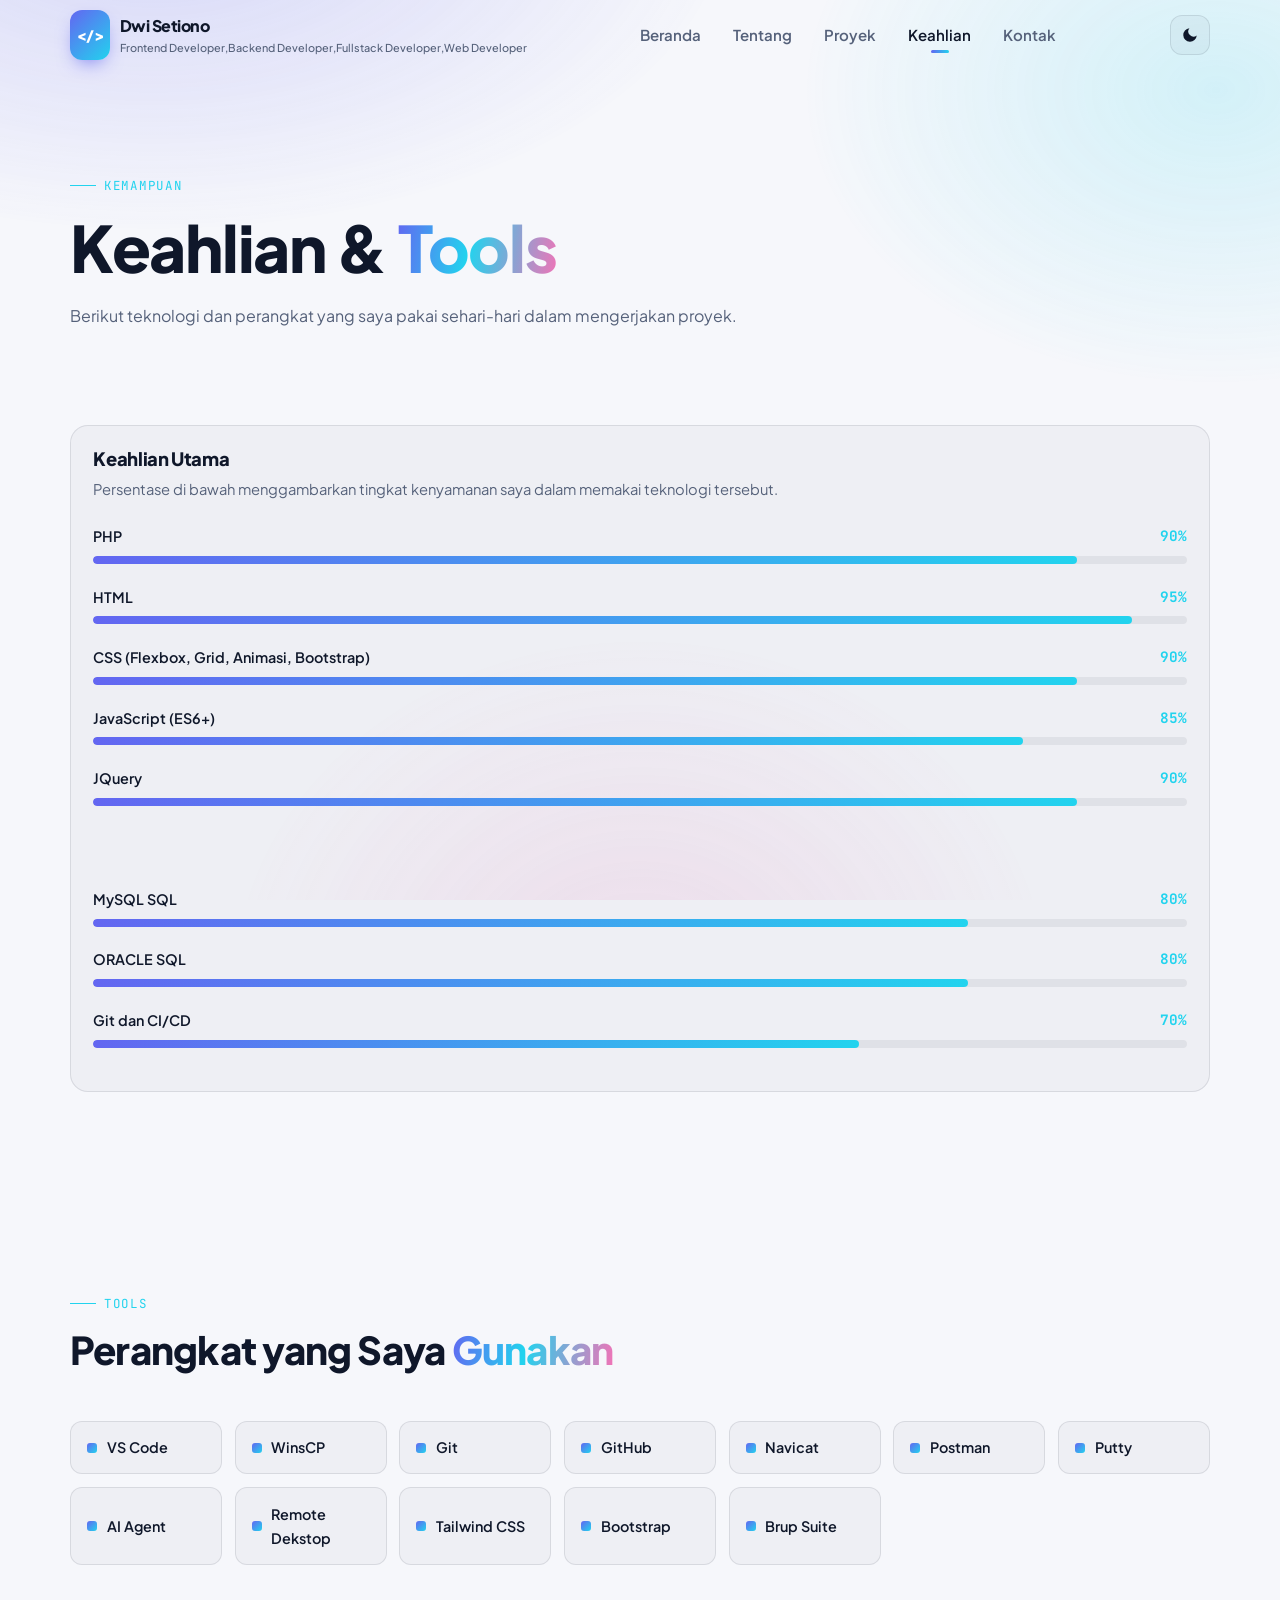
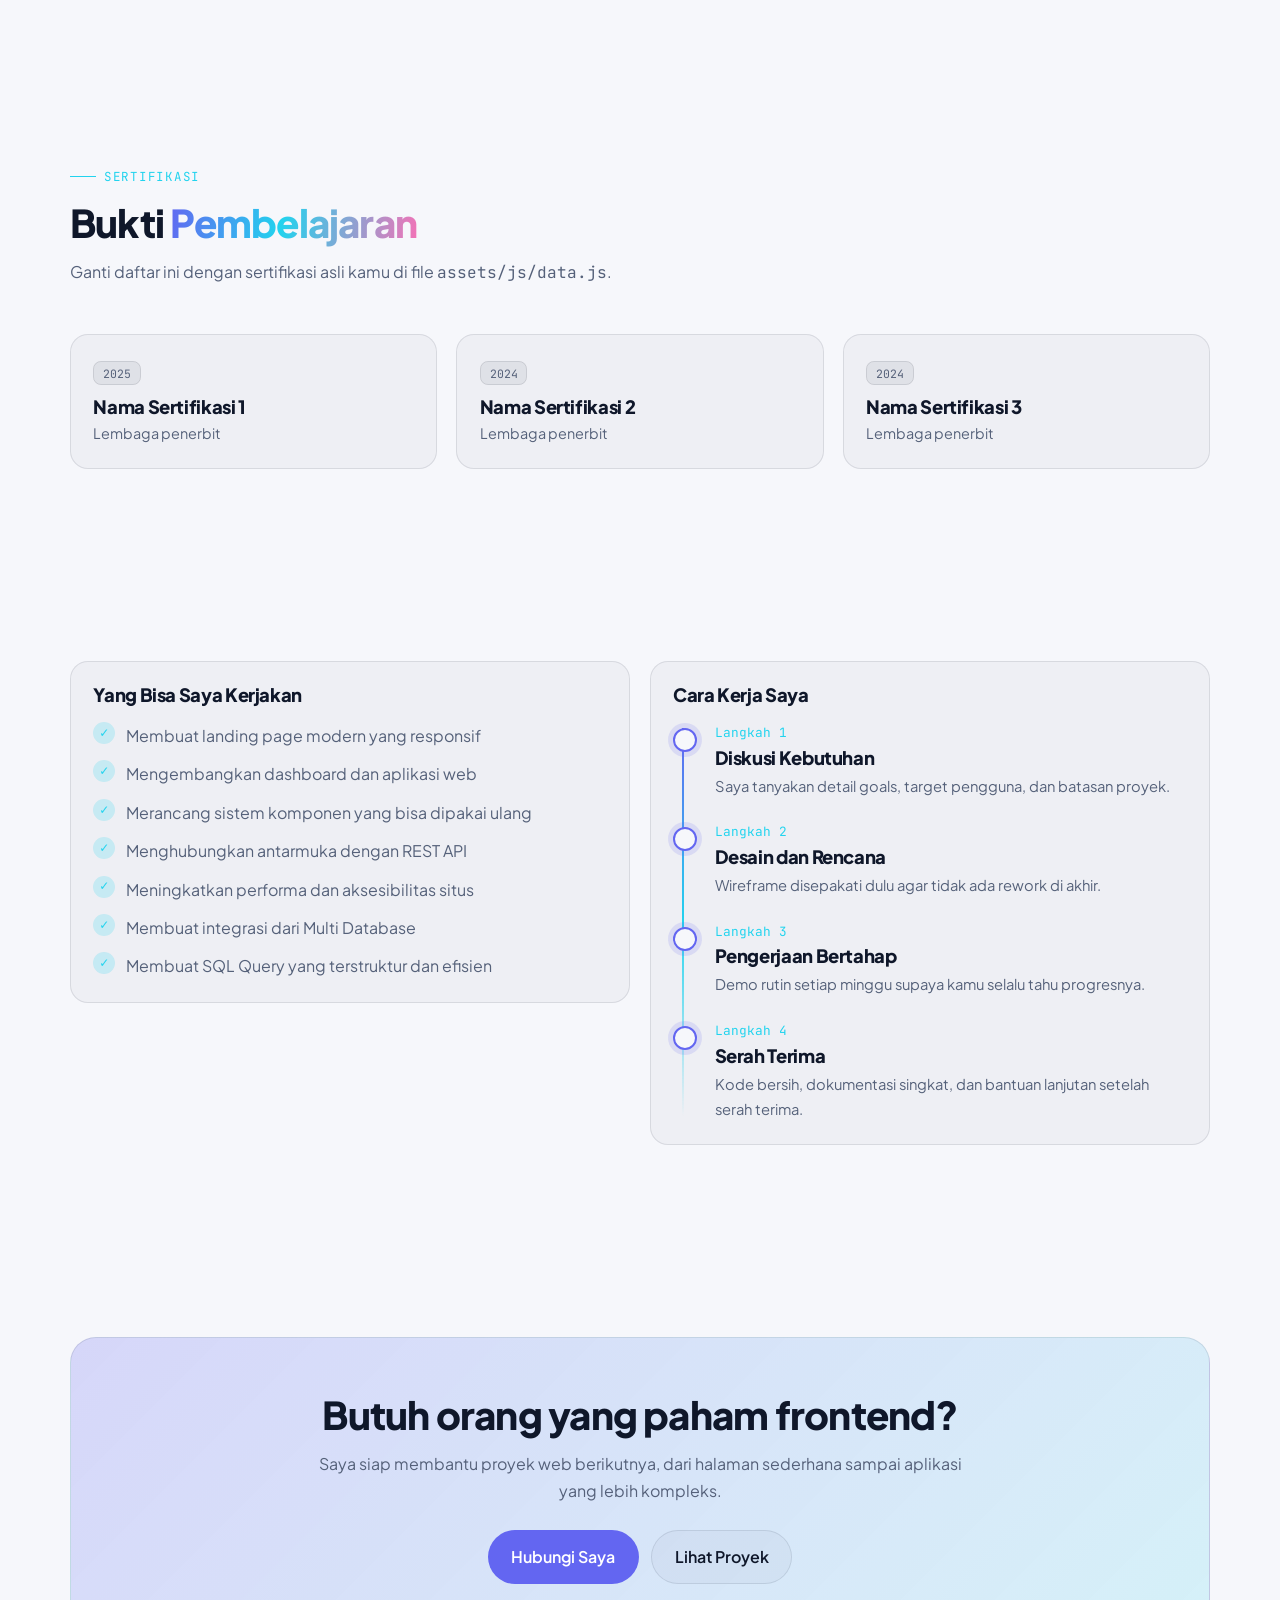
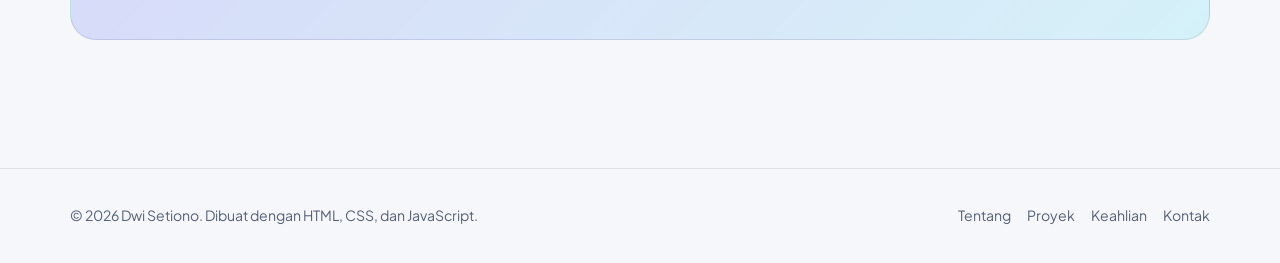
<file: skills.html>
<!DOCTYPE html>
<html lang="id" data-theme="dark">
<head>
<meta charset="UTF-8">
<meta name="viewport" content="width=device-width, initial-scale=1">
<title>Keahlian — Portfolio</title>
<meta name="description" content="Daftar keahlian, tools, dan sertifikasi saya sebagai Frontend Developer.">
<meta name="author" content="Nama Lengkap Kamu">
<meta name="theme-color" content="#0b0d14">
<link rel="icon" href="data:image/svg+xml,<svg xmlns='http://www.w3.org/2000/svg' viewBox='0 0 100 100'><rect width='100' height='100' rx='24' fill='%236366f1'/><text x='50' y='68' font-size='54' font-family='sans-serif' font-weight='bold' fill='white' text-anchor='middle'>N</text></svg>">
<link rel="preconnect" href="https://fonts.googleapis.com">
<link rel="preconnect" href="https://fonts.gstatic.com" crossorigin>
<link href="https://fonts.googleapis.com/css2?family=Plus+Jakarta+Sans:wght@400;500;600;700;800&family=JetBrains+Mono:wght@400;500&display=swap" rel="stylesheet">
<link rel="stylesheet" href="assets/css/style.css">
<script>
  (function () {
    try {
      var t = localStorage.getItem("portfolio-theme");
      if (!t) t = matchMedia("(prefers-color-scheme: light)").matches ? "light" : "dark";
      document.documentElement.setAttribute("data-theme", t);
    } catch (e) {}
  })();
</script>
</head>
<body>
<a class="skip-link" href="#main">Lompat ke konten utama</a>

<header class="header">
  <div class="container">
    <a class="logo" href="index.html" aria-label="Beranda">
      <span class="logo-mark">&lt;/&gt;</span>
      <span><span data-name>Portfolio</span><small data-role>Developer</small></span>
    </a>
    <nav class="nav" id="nav">
      <a href="index.html">Beranda</a>
      <a href="about.html">Tentang</a>
      <a href="projects.html">Proyek</a>
      <a href="skills.html">Keahlian</a>
      <a href="contact.html">Kontak</a>
    </nav>
    <div class="nav-tools">
      <button class="icon-btn theme-toggle" type="button" aria-label="Ganti tema">
        <svg class="sun" viewBox="0 0 24 24" fill="none" stroke="currentColor" stroke-width="2" stroke-linecap="round" aria-hidden="true"><circle cx="12" cy="12" r="4"/><path d="M12 2v2m0 16v2M4.9 4.9l1.4 1.4m11.4 11.4 1.4 1.4M2 12h2m16 0h2M4.9 19.1l1.4-1.4M17.7 6.3l1.4-1.4"/></svg>
        <svg class="moon" viewBox="0 0 24 24" fill="currentColor" aria-hidden="true"><path d="M21 12.8A9 9 0 1 1 11.2 3a7 7 0 0 0 9.8 9.8Z"/></svg>
      </button>
      <button class="icon-btn burger" type="button" aria-label="Buka menu" aria-expanded="false" aria-controls="nav">
        <span></span><span></span><span></span>
      </button>
    </div>
  </div>
</header>

<main id="main">

  <section>
    <div class="container">
      <span class="eyebrow reveal">Kemampuan</span>
      <h1 class="reveal" data-delay="1">Keahlian & <span class="gradient-text">Tools</span></h1>
      <p class="muted reveal" data-delay="2" style="max-width:65ch;margin-top:1rem">
        Berikut teknologi dan perangkat yang saya pakai sehari-hari dalam mengerjakan proyek.
      </p>
    </div>
  </section>

  <section style="padding-top:0">
    <div class="container">
      <div class="card reveal">
        <h3>Keahlian Utama</h3>
        <p class="muted" style="font-size:.92rem;margin:.4rem 0 1.4rem">
          Persentase di bawah menggambarkan tingkat kenyamanan saya dalam memakai teknologi tersebut.
        </p>
        <div data-skills></div>
      </div>
    </div>
  </section>

  <section>
    <div class="container">
      <div class="section-head reveal">
        <span class="eyebrow">Tools</span>
        <h2>Perangkat yang Saya <span class="gradient-text">Gunakan</span></h2>
      </div>
      <div class="tool-grid" data-tools></div>
    </div>
  </section>

  <section>
    <div class="container">
      <div class="section-head reveal">
        <span class="eyebrow">Sertifikasi</span>
        <h2>Bukti <span class="gradient-text">Pembelajaran</span></h2>
        <p>Ganti daftar ini dengan sertifikasi asli kamu di file <span class="mono">assets/js/data.js</span>.</p>
      </div>
      <div class="grid grid-3" data-certifications></div>
    </div>
  </section>

  <section>
    <div class="container">
      <div class="grid grid-2" style="align-items:start">
        <div class="card reveal">
          <h3>Yang Bisa Saya Kerjakan</h3>
          <ul class="check-list" style="margin-top:1rem">
            <li>Membuat landing page modern yang responsif</li>
            <li>Mengembangkan dashboard dan aplikasi web</li>
            <li>Merancang sistem komponen yang bisa dipakai ulang</li>
            <li>Menghubungkan antarmuka dengan REST API</li>
            <li>Meningkatkan performa dan aksesibilitas situs</li>
            <li>Membuat integrasi dari Multi Database</li>
            <li>Membuat SQL Query yang terstruktur dan efisien</li>
          </ul>
        </div>
        <div class="card reveal" data-delay="1">
          <h3>Cara Kerja Saya</h3>
          <div class="timeline" style="margin-top:1rem">
            <div class="tl-item">
              <div class="tl-date">Langkah 1</div>
              <h3>Diskusi Kebutuhan</h3>
              <p class="muted" style="font-size:.92rem">Saya tanyakan detail goals, target pengguna, dan batasan proyek.</p>
            </div>
            <div class="tl-item">
              <div class="tl-date">Langkah 2</div>
              <h3>Desain dan Rencana</h3>
              <p class="muted" style="font-size:.92rem">Wireframe disepakati dulu agar tidak ada rework di akhir.</p>
            </div>
            <div class="tl-item">
              <div class="tl-date">Langkah 3</div>
              <h3>Pengerjaan Bertahap</h3>
              <p class="muted" style="font-size:.92rem">Demo rutin setiap minggu supaya kamu selalu tahu progresnya.</p>
            </div>
            <div class="tl-item">
              <div class="tl-date">Langkah 4</div>
              <h3>Serah Terima</h3>
              <p class="muted" style="font-size:.92rem">Kode bersih, dokumentasi singkat, dan bantuan lanjutan setelah serah terima.</p>
            </div>
          </div>
        </div>
      </div>
    </div>
  </section>

  <section>
    <div class="container">
      <div class="cta reveal">
        <h2>Butuh orang yang paham frontend?</h2>
        <p>Saya siap membantu proyek web berikutnya, dari halaman sederhana sampai aplikasi yang lebih kompleks.</p>
        <div class="cta-actions">
          <a class="btn btn-primary" href="contact.html">Hubungi Saya</a>
          <a class="btn" href="projects.html">Lihat Proyek</a>
        </div>
      </div>
    </div>
  </section>

</main>

<footer class="footer">
  <div class="container">
    <p>&copy; <span data-year>2026</span> <span data-name>Portfolio</span>. Dibuat dengan HTML, CSS, dan JavaScript.</p>
    <div class="footer-links">
      <a href="about.html">Tentang</a>
      <a href="projects.html">Proyek</a>
      <a href="skills.html">Keahlian</a>
      <a href="contact.html">Kontak</a>
    </div>
  </div>
</footer>

<button class="to-top" type="button" aria-label="Kembali ke atas">
  <svg viewBox="0 0 24 24" fill="currentColor" aria-hidden="true"><path d="m12 6 7 7-1.4 1.4L12 8.8 6.4 14.4 5 13l7-7Z"/></svg>
</button>

<script src="assets/js/data.js"></script>
<script src="assets/js/main.js"></script>
</body>
</html>
</file>
<file: assets/css/style.css>
/* ==========================================
   PORTFOLIO — style.css
   Ganti nilai di :root untuk warna & font
   ========================================== */

:root {
  --brand: #6366f1;
  --brand-2: #22d3ee;
  --brand-3: #f472b6;

  --bg: #0b0d14;
  --bg-soft: #11141f;
  --surface: rgba(255, 255, 255, 0.04);
  --surface-2: rgba(255, 255, 255, 0.07);
  --border: rgba(255, 255, 255, 0.1);
  --text: #e8eaf2;
  --text-muted: #9aa3b8;
  --shadow: 0 20px 50px -20px rgba(0, 0, 0, 0.7);
  --radius: 18px;
  --radius-sm: 12px;
  --max: 1140px;
  --header-h: 70px;
  --font: "Plus Jakarta Sans", "Segoe UI", system-ui, -apple-system, sans-serif;
  --mono: "JetBrains Mono", ui-monospace, SFMono-Regular, Consolas, monospace;
  --ease: cubic-bezier(0.22, 1, 0.36, 1);
}

html[data-theme="light"] {
  --bg: #f6f7fb;
  --bg-soft: #ffffff;
  --surface: rgba(15, 23, 42, 0.03);
  --surface-2: rgba(15, 23, 42, 0.06);
  --border: rgba(15, 23, 42, 0.1);
  --text: #0f172a;
  --text-muted: #55617a;
  --shadow: 0 20px 45px -25px rgba(15, 23, 42, 0.35);
}

* { box-sizing: border-box; margin: 0; padding: 0; }

html { scroll-behavior: smooth; scroll-padding-top: calc(var(--header-h) + 20px); }

body {
  font-family: var(--font);
  background: var(--bg);
  color: var(--text);
  line-height: 1.7;
  -webkit-font-smoothing: antialiased;
  overflow-x: hidden;
  transition: background 0.4s var(--ease), color 0.4s var(--ease);
}

body::before {
  content: "";
  position: fixed;
  inset: 0;
  z-index: -2;
  background:
    radial-gradient(900px 500px at 12% -10%, color-mix(in srgb, var(--brand) 30%, transparent), transparent 65%),
    radial-gradient(700px 500px at 95% 10%, color-mix(in srgb, var(--brand-2) 22%, transparent), transparent 60%),
    radial-gradient(700px 600px at 50% 110%, color-mix(in srgb, var(--brand-3) 18%, transparent), transparent 60%);
  opacity: 0.75;
  pointer-events: none;
}

img, svg { max-width: 100%; display: block; }
a { color: inherit; text-decoration: none; }
button, input, textarea { font: inherit; color: inherit; }
::selection { background: var(--brand); color: #fff; }

.container { width: min(100% - 2.5rem, var(--max)); margin-inline: auto; }

.skip-link {
  position: absolute; left: -999px; top: 0; z-index: 200;
  background: var(--brand); color: #fff; padding: 0.6rem 1rem; border-radius: 0 0 10px 0;
}
.skip-link:focus { left: 0; }

:focus-visible { outline: 2px solid var(--brand-2); outline-offset: 3px; border-radius: 6px; }

/* ---------- Typography ---------- */
h1, h2, h3, h4 { line-height: 1.2; font-weight: 800; letter-spacing: -0.02em; }
h1 { font-size: clamp(2.2rem, 6vw, 4rem); }
h2 { font-size: clamp(1.6rem, 3.6vw, 2.4rem); }
h3 { font-size: 1.15rem; }

.gradient-text {
  background: linear-gradient(100deg, var(--brand), var(--brand-2) 45%, var(--brand-3));
  -webkit-background-clip: text; background-clip: text; color: transparent;
}

.muted { color: var(--text-muted); }
.mono { font-family: var(--mono); }

/* ---------- Buttons ---------- */
.btn {
  --btn-bg: var(--brand);
  display: inline-flex; align-items: center; gap: 0.55rem;
  padding: 0.8rem 1.4rem;
  border: 1px solid var(--border);
  border-radius: 999px;
  background: var(--surface);
  color: var(--text);
  font-weight: 600;
  cursor: pointer;
  position: relative;
  overflow: hidden;
  transition: transform 0.3s var(--ease), border-color 0.3s, box-shadow 0.3s, background 0.3s;
}
.btn::after {
  content: "";
  position: absolute; inset: 0;
  background: linear-gradient(100deg, var(--brand), var(--brand-2));
  opacity: 0;
  transition: opacity 0.3s;
  z-index: -1;
}
.btn:hover { transform: translateY(-3px); border-color: transparent; box-shadow: 0 14px 30px -14px var(--brand); }
.btn:hover::after { opacity: 1; }
.btn:hover { color: #fff; }
.btn:active { transform: translateY(-1px); }
.btn-primary { background: var(--brand); border-color: transparent; color: #fff; }
.btn-primary:hover { color: #fff; }
.btn-sm { padding: 0.55rem 1rem; font-size: 0.9rem; }
.btn-ghost { background: transparent; }

.link-arrow {
  display: inline-flex; align-items: center; gap: 0.4rem;
  font-weight: 600; color: var(--brand-2);
  transition: gap 0.3s var(--ease), color 0.2s;
}
.link-arrow:hover { gap: 0.75rem; color: var(--brand); }

/* ---------- Header / Nav ---------- */
.header {
  position: sticky; top: 0; z-index: 100;
  height: var(--header-h);
  display: flex; align-items: center;
  transition: background 0.3s, box-shadow 0.3s, border-color 0.3s;
  border-bottom: 1px solid transparent;
}
.header.scrolled {
  background: color-mix(in srgb, var(--bg) 82%, transparent);
  backdrop-filter: blur(14px) saturate(140%);
  border-bottom-color: var(--border);
  box-shadow: 0 10px 30px -22px #000;
}
.header .container { display: flex; align-items: center; justify-content: space-between; gap: 1rem; }

.logo { display: flex; align-items: center; gap: 0.6rem; font-weight: 800; letter-spacing: -0.03em; }
.logo-mark {
  width: 40px; height: 50px; display: grid; place-items: center;
  border-radius: 12px; font-size: 0.95rem; color: #fff;
  background: linear-gradient(135deg, var(--brand), var(--brand-2));
  box-shadow: 0 8px 20px -8px var(--brand);
}
.logo small { display: block; font-size: 0.68rem; font-weight: 500; color: var(--text-muted); letter-spacing: 0; }

.nav { display: flex; align-items: center; gap: 0.3rem; }
.nav a {
  position: relative; padding: 0.5rem 0.85rem; border-radius: 999px;
  font-size: 0.94rem; font-weight: 600; color: var(--text-muted);
  transition: color 0.25s, background 0.25s;
}
.nav a:hover { color: var(--text); background: var(--surface-2); }
.nav a.active { color: var(--text); }
.nav a.active::after {
  content: ""; position: absolute; left: 50%; bottom: 2px; translate: -50% 0;
  width: 18px; height: 3px; border-radius: 3px;
  background: linear-gradient(90deg, var(--brand), var(--brand-2));
}

.nav-tools { display: flex; align-items: center; gap: 0.5rem; }

.icon-btn {
  width: 40px; height: 40px; display: grid; place-items: center;
  border: 1px solid var(--border); border-radius: 12px;
  background: var(--surface); cursor: pointer;
  transition: transform 0.25s var(--ease), background 0.25s, border-color 0.25s;
}
.icon-btn:hover { transform: translateY(-2px); background: var(--surface-2); border-color: var(--brand); }
.icon-btn svg { width: 18px; height: 18px; }

.theme-toggle .moon { display: none; }
html[data-theme="light"] .theme-toggle .moon { display: block; }
html[data-theme="light"] .theme-toggle .sun { display: none; }

.burger { display: none; flex-direction: column; gap: 5px; }
.burger span { width: 20px; height: 2px; background: var(--text); border-radius: 2px; transition: 0.3s var(--ease); }
.burger[aria-expanded="true"] span:nth-child(1) { transform: translateY(7px) rotate(45deg); }
.burger[aria-expanded="true"] span:nth-child(2) { opacity: 0; }
.burger[aria-expanded="true"] span:nth-child(3) { transform: translateY(-7px) rotate(-45deg); }

/* ---------- Sections ---------- */
section { padding: clamp(3.5rem, 8vw, 6rem) 0; }
.section-head { max-width: 62ch; margin-bottom: clamp(2rem, 4vw, 3rem); }
.section-head.center { margin-inline: auto; text-align: center; }

.eyebrow {
  display: inline-flex; align-items: center; gap: 0.5rem;
  font-family: var(--mono); font-size: 0.78rem; letter-spacing: 0.14em; text-transform: uppercase;
  color: var(--brand-2); margin-bottom: 0.8rem;
}
.eyebrow::before { content: ""; width: 26px; height: 1px; background: currentColor; }
.section-head.center .eyebrow::before { display: none; }
.section-head p { color: var(--text-muted); margin-top: 0.7rem; }

/* ---------- Hero ---------- */
.hero { padding-top: clamp(3rem, 7vw, 5rem); position: relative; }
.hero-grid { display: grid; grid-template-columns: 1.15fr 0.85fr; gap: clamp(2rem, 5vw, 4rem); align-items: center; }

.badge {
  display: inline-flex; align-items: center; gap: 0.55rem;
  padding: 0.35rem 0.9rem; border-radius: 999px;
  border: 1px solid var(--border); background: var(--surface);
  font-size: 0.85rem; color: var(--text-muted); margin-bottom: 1.2rem;
}
.dot { width: 8px; height: 8px; border-radius: 50%; background: #34d399; box-shadow: 0 0 0 0 #34d399; animation: pulse 2s infinite; }
@keyframes pulse {
  70% { box-shadow: 0 0 0 10px rgba(52, 211, 153, 0); }
  100% { box-shadow: 0 0 0 0 rgba(52, 211, 153, 0); }
}

.hero h1 { margin-bottom: 0.6rem; }
.typed-line { font-size: clamp(1.05rem, 2.6vw, 1.6rem); font-weight: 600; color: var(--text-muted); margin-bottom: 1.2rem; min-height: 1.6em; }
.typed-line .typed { color: var(--brand-2); }
.caret { display: inline-block; width: 2px; height: 1.1em; background: var(--brand-2); vertical-align: -0.18em; animation: blink 1s step-end infinite; }
@keyframes blink { 50% { opacity: 0; } }

.hero p.lead { color: var(--text-muted); max-width: 58ch; margin-bottom: 1.8rem; }
.hero-actions { display: flex; flex-wrap: wrap; gap: 0.8rem; }
.hero-meta { display: flex; flex-wrap: wrap; gap: 1.4rem; margin-top: 2rem; font-size: 0.88rem; color: var(--text-muted); }
.hero-meta span { display: inline-flex; align-items: center; gap: 0.4rem; }
.hero-meta svg { width: 16px; height: 16px; color: var(--brand-2); }

.avatar-wrap { position: relative; display: grid; place-items: center; }
.avatar {
  width: min(320px, 78vw); aspect-ratio: 1; border-radius: 50%;
  background: conic-gradient(from 200deg, var(--brand), var(--brand-2), var(--brand-3), var(--brand));
  display: grid; place-items: center;
  animation: float 7s ease-in-out infinite;
  box-shadow: var(--shadow);
}
.avatar-inner {
  width: calc(100% - 18px); aspect-ratio: 1; border-radius: 50%;
  background: var(--bg-soft); border: 1px solid var(--border);
  display: grid; place-items: center; gap: 0.2rem; text-align: center; padding: 1rem;
}
.avatar-initials { font-size: clamp(2.4rem, 7vw, 3.4rem); font-weight: 800; letter-spacing: -0.04em; }
.avatar-role { font-size: 0.8rem; color: var(--text-muted); }
@keyframes float { 50% { transform: translateY(-14px); } }

.chip-float {
  position: absolute; display: flex; align-items: center; gap: 0.45rem;
  padding: 0.5rem 0.8rem; border-radius: 14px;
  background: color-mix(in srgb, var(--bg-soft) 88%, transparent);
  border: 1px solid var(--border); backdrop-filter: blur(8px);
  font-size: 0.8rem; font-weight: 600; box-shadow: var(--shadow);
  animation: float 6s ease-in-out infinite;
}
.chip-float span { width: 8px; height: 8px; border-radius: 3px; }
/* .chip-float.c1 { top: 8%; right: -4%; }
.chip-float.c2 { bottom: 14%; left: -8%; animation-delay: 1.4s; }
.chip-float.c3 { bottom: -2%; right: 6%; animation-delay: 2.6s; }
.chip-float.c4 { bottom: -1%; right: 3%; animation-delay: 2.6s; } */
/* Posisi setiap teknologi */
.chip-float.c1 {
    top: 8%;
    right: -3%;
}

.chip-float.c2 {
    top: 25%;
    left: -7%;
    animation-delay: 0.5s;
}

.chip-float.c3 {
    top: 45%;
    right: -8%;
    animation-delay: 1s;
}

.chip-float.c4 {
    bottom: 25%;
    left: -9%;
    animation-delay: 1.5s;
}

.chip-float.c5 {
    bottom: 8%;
    right: -3%;
    animation-delay: 2s;
}

.chip-float.c6 {
    top: 1%;
    left: 2%;
    animation-delay: 2.5s;
}

.chip-float.c7 {
    bottom: 5%;
    left: 15%;
    animation-delay: 3s;
}

.scroll-hint { display: inline-flex; align-items: center; gap: 0.5rem; margin-top: 2.5rem; color: var(--text-muted); font-size: 0.85rem; }
.scroll-hint .wheel { width: 22px; height: 34px; border: 2px solid var(--border); border-radius: 12px; position: relative; }
.scroll-hint .wheel::after { content: ""; position: absolute; left: 50%; top: 6px; translate: -50% 0; width: 3px; height: 7px; border-radius: 3px; background: var(--brand-2); animation: wheel 1.8s infinite; }
@keyframes wheel { 50% { transform: translateY(9px); opacity: 0.3; } }

/* ---------- Marquee ---------- */
.marquee { border-block: 1px solid var(--border); padding: 1.1rem 0; overflow: hidden; mask-image: linear-gradient(90deg, transparent, #000 12%, #000 88%, transparent); }
.marquee-track { display: flex; gap: 3rem; width: max-content; animation: scrollx 26s linear infinite; }
.marquee:hover .marquee-track { animation-play-state: paused; }
.marquee-track b { font-family: var(--mono); font-size: 0.9rem; color: var(--text-muted); font-weight: 500; white-space: nowrap; }
@keyframes scrollx { to { transform: translateX(-50%); } }

/* ---------- Cards ---------- */
.card {
  background: var(--surface);
  border: 1px solid var(--border);
  border-radius: var(--radius);
  padding: 1.4rem;
  transition: transform 0.4s var(--ease), border-color 0.3s, box-shadow 0.4s, background 0.3s;
  position: relative; overflow: hidden;
}
.card:hover { transform: translateY(-6px); border-color: color-mix(in srgb, var(--brand) 55%, transparent); box-shadow: var(--shadow); }
.card::before {
  content: ""; position: absolute; inset: 0;
  background: radial-gradient(400px 200px at var(--mx, 50%) var(--my, 0%), color-mix(in srgb, var(--brand) 14%, transparent), transparent 70%);
  opacity: 0; transition: opacity 0.35s; pointer-events: none;
}
.card:hover::before { opacity: 1; }

.grid { display: grid; gap: 1.2rem; }
.grid-2 { grid-template-columns: repeat(auto-fit, minmax(280px, 1fr)); }
.grid-3 { grid-template-columns: repeat(auto-fit, minmax(300px, 1fr)); }

/* ---------- Stats ---------- */
.stats { display: grid; grid-template-columns: repeat(4, 1fr); gap: 1rem; }
.stat { text-align: center; padding: 1.4rem 1rem; border-radius: var(--radius); border: 1px solid var(--border); background: var(--surface); }
.stat b { display: block; font-size: clamp(1.6rem, 4vw, 2.4rem); font-weight: 800; letter-spacing: -0.03em; }
.stat span { font-size: 0.85rem; color: var(--text-muted); }

/* ---------- Project card ---------- */
.filters { display: flex; flex-wrap: wrap; gap: 0.5rem; margin-bottom: 2rem; }
.filter {
  padding: 0.5rem 1rem; border-radius: 999px; cursor: pointer;
  border: 1px solid var(--border); background: var(--surface);
  font-size: 0.88rem; font-weight: 600; color: var(--text-muted);
  transition: 0.25s;
}
.filter:hover { color: var(--text); border-color: var(--brand); }
.filter.active { background: linear-gradient(100deg, var(--brand), var(--brand-2)); color: #fff; border-color: transparent; }

.project { padding: 0; cursor: pointer; display: flex; flex-direction: column; text-align: left; }
.project-thumb {
  aspect-ratio: 16 / 10; display: grid; place-items: center; position: relative;
  background: linear-gradient(135deg, var(--brand), var(--brand-2));
  font-size: 2rem; font-weight: 800; color: #fff;
  overflow: hidden;
}
.project-thumb img {
    width: 100%;
    height: 100%;
    object-fit: cover;
    display: block;
}

#modalIcon img {
    width: 100%;
    max-height: 350px;
    object-fit: contain;
    display: block;
    border-radius: 12px;
}
.project-thumb span { opacity: 0.9; }
.project-thumb .tag-float { position: absolute; top: 0.8rem; left: 0.8rem; }
.project-body { padding: 1.2rem 1.3rem 1.4rem; display: flex; flex-direction: column; gap: 0.6rem; flex: 1; }
.project-body h3 { transition: color 0.25s; }
.project:hover .project-body h3 { color: var(--brand-2); }
.project-body p { color: var(--text-muted); font-size: 0.92rem; }
.tags { display: flex; flex-wrap: wrap; gap: 0.4rem; margin-top: auto; padding-top: 0.4rem; }
.tag {
  font-family: var(--mono); font-size: 0.72rem; padding: 0.22rem 0.55rem; border-radius: 8px;
  background: var(--surface-2); border: 1px solid var(--border); color: var(--text-muted);
}
.tag-float { background: rgba(0, 0, 0, 0.35); border-color: rgba(255, 255, 255, 0.35); color: #fff; backdrop-filter: blur(6px); }

.project-empty { text-align: center; color: var(--text-muted); padding: 3rem 0; grid-column: 1 / -1; }
.project[hidden] { display: none; }

/* ---------- Timeline ---------- */
.timeline { position: relative; display: grid; gap: 1.4rem; }
.timeline::before { content: ""; position: absolute; left: 9px; top: 6px; bottom: 6px; width: 2px; background: linear-gradient(var(--brand), var(--brand-2), transparent); }
.tl-item { position: relative; padding-left: 2.6rem; }
.tl-item::before {
  content: ""; position: absolute; left: 0; top: 6px; width: 20px; height: 20px; border-radius: 50%;
  background: var(--bg); border: 2px solid var(--brand);
  box-shadow: 0 0 0 5px color-mix(in srgb, var(--brand) 15%, transparent);
}
.tl-date { font-family: var(--mono); font-size: 0.8rem; color: var(--brand-2); }
.tl-item h3 { margin: 0.2rem 0 0.3rem; }
.tl-item p { color: var(--text-muted); font-size: 0.94rem; }

/* ---------- Skills ---------- */
.skill { margin-bottom: 1.3rem; }
.skill-top { display: flex; justify-content: space-between; font-size: 0.9rem; font-weight: 600; margin-bottom: 0.45rem; }
.skill-top b { font-family: var(--mono); color: var(--brand-2); }
.bar { height: 8px; border-radius: 99px; background: var(--surface-2); overflow: hidden; }
.bar i { display: block; height: 100%; width: 0; border-radius: 99px; background: linear-gradient(90deg, var(--brand), var(--brand-2)); transition: width 1.2s var(--ease); }

.tool-grid { display: grid; grid-template-columns: repeat(auto-fill, minmax(150px, 1fr)); gap: 0.8rem; }
.tool {
  display: flex; align-items: center; gap: 0.6rem; padding: 0.85rem 1rem;
  border: 1px solid var(--border); border-radius: var(--radius-sm); background: var(--surface);
  font-size: 0.9rem; font-weight: 600; transition: 0.3s var(--ease);
}
.tool:hover { transform: translateY(-4px); border-color: var(--brand); }
.tool i { width: 10px; height: 10px; border-radius: 3px; background: linear-gradient(135deg, var(--brand), var(--brand-2)); flex: none; }

/* ---------- Marquee / misc lists ---------- */
.check-list { list-style: none; display: grid; gap: 0.7rem; }
.check-list li { display: flex; gap: 0.65rem; align-items: flex-start; color: var(--text-muted); }
.check-list li::before {
  content: "✓"; flex: none; width: 22px; height: 22px; border-radius: 50%;
  display: grid; place-items: center; font-size: 0.75rem; font-weight: 700;
  background: color-mix(in srgb, var(--brand-2) 20%, transparent); color: var(--brand-2);
}

/* ---------- Modal ---------- */
.modal {
  position: fixed; inset: 0; z-index: 150; display: none;
  place-items: center; padding: 1.2rem;
  background: rgba(3, 5, 12, 0.7); backdrop-filter: blur(6px);
}
.modal.open { display: grid; animation: fade 0.3s var(--ease); }
@keyframes fade { from { opacity: 0; } }
.modal-box {
  width: min(720px, 100%); max-height: 88vh; overflow: auto;
  background: var(--bg-soft); border: 1px solid var(--border);
  border-radius: var(--radius); padding: clamp(1.4rem, 3vw, 2.2rem);
  box-shadow: var(--shadow); position: relative;
  animation: rise 0.4s var(--ease);
}
@keyframes rise { from { transform: translateY(24px) scale(0.97); opacity: 0; } }
.modal-close { position: absolute; top: 1rem; right: 1rem; }
.modal-hero { aspect-ratio: 16/7; border-radius: var(--radius-sm); display: grid; place-items: center; font-size: 2.4rem; color: #fff; margin-bottom: 1.2rem; }
.modal-box h3 { margin-bottom: 0.4rem; padding-right: 3rem; }
.modal-meta { display: flex; flex-wrap: wrap; gap: 0.5rem; margin: 1rem 0; }
.modal-box p { color: var(--text-muted); }
.modal-box h4 { margin: 1.2rem 0 0.5rem; font-size: 0.95rem; }
.modal-links { display: flex; flex-wrap: wrap; gap: 0.6rem; margin-top: 1.4rem; }

/* ---------- Forms ---------- */
.form-grid { display: grid; gap: 1rem; }
.field { display: grid; gap: 0.4rem; }
.field label { font-size: 0.85rem; font-weight: 600; }
.field input, .field textarea {
  width: 100%; padding: 0.8rem 1rem; border-radius: var(--radius-sm);
  border: 1px solid var(--border); background: var(--surface);
  transition: border-color 0.25s, box-shadow 0.25s, background 0.25s;
  resize: vertical;
}
.field input:focus, .field textarea:focus {
  outline: none; border-color: var(--brand);
  box-shadow: 0 0 0 4px color-mix(in srgb, var(--brand) 20%, transparent);
}
.field.invalid input, .field.invalid textarea { border-color: #f87171; }
.field .err { font-size: 0.78rem; color: #f87171; display: none; }
.field.invalid .err { display: block; }

.form-note { display: none; align-items: center; gap: 0.6rem; padding: 0.9rem 1.1rem; border-radius: var(--radius-sm); font-size: 0.9rem; }
.form-note.show { display: flex; }
.form-note.ok { background: color-mix(in srgb, #34d399 16%, transparent); border: 1px solid #34d399; color: #34d399; }
.form-note.err { background: color-mix(in srgb, #f87171 16%, transparent); border: 1px solid #f87171; color: #f87171; }

.socials { display: flex; flex-wrap: wrap; gap: 0.6rem; }
.social {
  width: 44px; height: 44px; display: grid; place-items: center; border-radius: 14px;
  border: 1px solid var(--border); background: var(--surface);
  transition: 0.3s var(--ease);
}
.social:hover { transform: translateY(-4px) rotate(-6deg); border-color: transparent; background: linear-gradient(135deg, var(--brand), var(--brand-2)); }
.social svg { width: 18px; height: 18px; }

.info-item { display: flex; gap: 0.9rem; align-items: flex-start; }
.info-item .ico { width: 42px; height: 42px; flex: none; display: grid; place-items: center; border-radius: 12px; background: var(--surface-2); border: 1px solid var(--border); color: var(--brand-2); }
.info-item .ico svg { width: 18px; height: 18px; }
.info-item b { display: block; font-size: 0.8rem; color: var(--text-muted); font-weight: 600; text-transform: uppercase; letter-spacing: 0.08em; }
.info-item a:hover { color: var(--brand-2); }

/* ---------- CTA ---------- */
.cta {
  border-radius: calc(var(--radius) + 8px); padding: clamp(2rem, 5vw, 3.4rem);
  border: 1px solid var(--border); text-align: center;
  background: linear-gradient(135deg, color-mix(in srgb, var(--brand) 22%, transparent), color-mix(in srgb, var(--brand-2) 16%, transparent));
  position: relative; overflow: hidden;
}
.cta h2 { margin-bottom: 0.7rem; }
.cta p { color: var(--text-muted); max-width: 55ch; margin: 0 auto 1.6rem; }
.cta-actions { display: flex; flex-wrap: wrap; gap: 0.8rem; justify-content: center; }

/* ---------- Footer ---------- */
.footer { border-top: 1px solid var(--border); padding: 2.2rem 0; margin-top: 2rem; }
.footer .container { display: flex; flex-wrap: wrap; gap: 1rem; align-items: center; justify-content: space-between; font-size: 0.88rem; color: var(--text-muted); }
.footer-links { display: flex; flex-wrap: wrap; gap: 1rem; }
.footer-links a:hover { color: var(--brand-2); }

.to-top {
  position: fixed; right: 1.2rem; bottom: 1.2rem; z-index: 90;
  width: 46px; height: 46px; border-radius: 50%;
  display: grid; place-items: center; cursor: pointer;
  border: 1px solid var(--border); background: color-mix(in srgb, var(--bg-soft) 90%, transparent);
  backdrop-filter: blur(8px); box-shadow: var(--shadow);
  opacity: 0; visibility: hidden; transform: translateY(14px);
  transition: 0.35s var(--ease);
}
.to-top.show { opacity: 1; visibility: visible; transform: none; }
.to-top:hover { background: var(--brand); color: #fff; }
.to-top svg { width: 18px; height: 18px; }

/* ---------- Reveal animation ---------- */
.reveal { opacity: 0; transform: translateY(26px); transition: opacity 0.7s var(--ease), transform 0.7s var(--ease); }
.reveal.in { opacity: 1; transform: none; }
.reveal[data-delay="1"] { transition-delay: 0.08s; }
.reveal[data-delay="2"] { transition-delay: 0.16s; }
.reveal[data-delay="3"] { transition-delay: 0.24s; }
.reveal[data-delay="4"] { transition-delay: 0.32s; }
.reveal[data-delay="5"] { transition-delay: 0.4s; }

@media (prefers-reduced-motion: reduce) {
  * { animation: none !important; transition-duration: 0.01ms !important; }
  .reveal { opacity: 1; transform: none; }
  html { scroll-behavior: auto; }
}

/* ---------- Responsive ---------- */
@media (max-width: 900px) {
  .hero-grid { grid-template-columns: 1fr; text-align: center; }
  .hero p.lead, .section-head { margin-inline: auto; }
  .hero-actions, .hero-meta, .scroll-hint { justify-content: center; }
  .avatar-wrap { order: -1; }
  .chip-float.c2 { left: 0; }
}

@media (max-width: 820px) {
  .burger { display: flex; }
  .nav {
    position: fixed; inset: var(--header-h) 0 auto 0;
    flex-direction: column; align-items: stretch; gap: 0.2rem;
    padding: 1rem 1.25rem 1.5rem;
    background: color-mix(in srgb, var(--bg) 96%, transparent);
    backdrop-filter: blur(16px);
    border-bottom: 1px solid var(--border);
    transform: translateY(-120%); transition: transform 0.4s var(--ease);
    box-shadow: var(--shadow);
  }
  .nav.open { transform: none; }
  .nav a { padding: 0.8rem 1rem; font-size: 1rem; border-radius: 12px; }
  .nav a.active { background: var(--surface-2); }
  .nav a.active::after { display: none; }
  .stats { grid-template-columns: repeat(2, 1fr); }
}

@media (max-width: 520px) {
  .container { width: min(100% - 1.75rem, var(--max)); }
  .hero-actions .btn, .cta-actions .btn { width: 100%; justify-content: center; }
  .modal-box { max-height: 92vh; }
}
</file>
